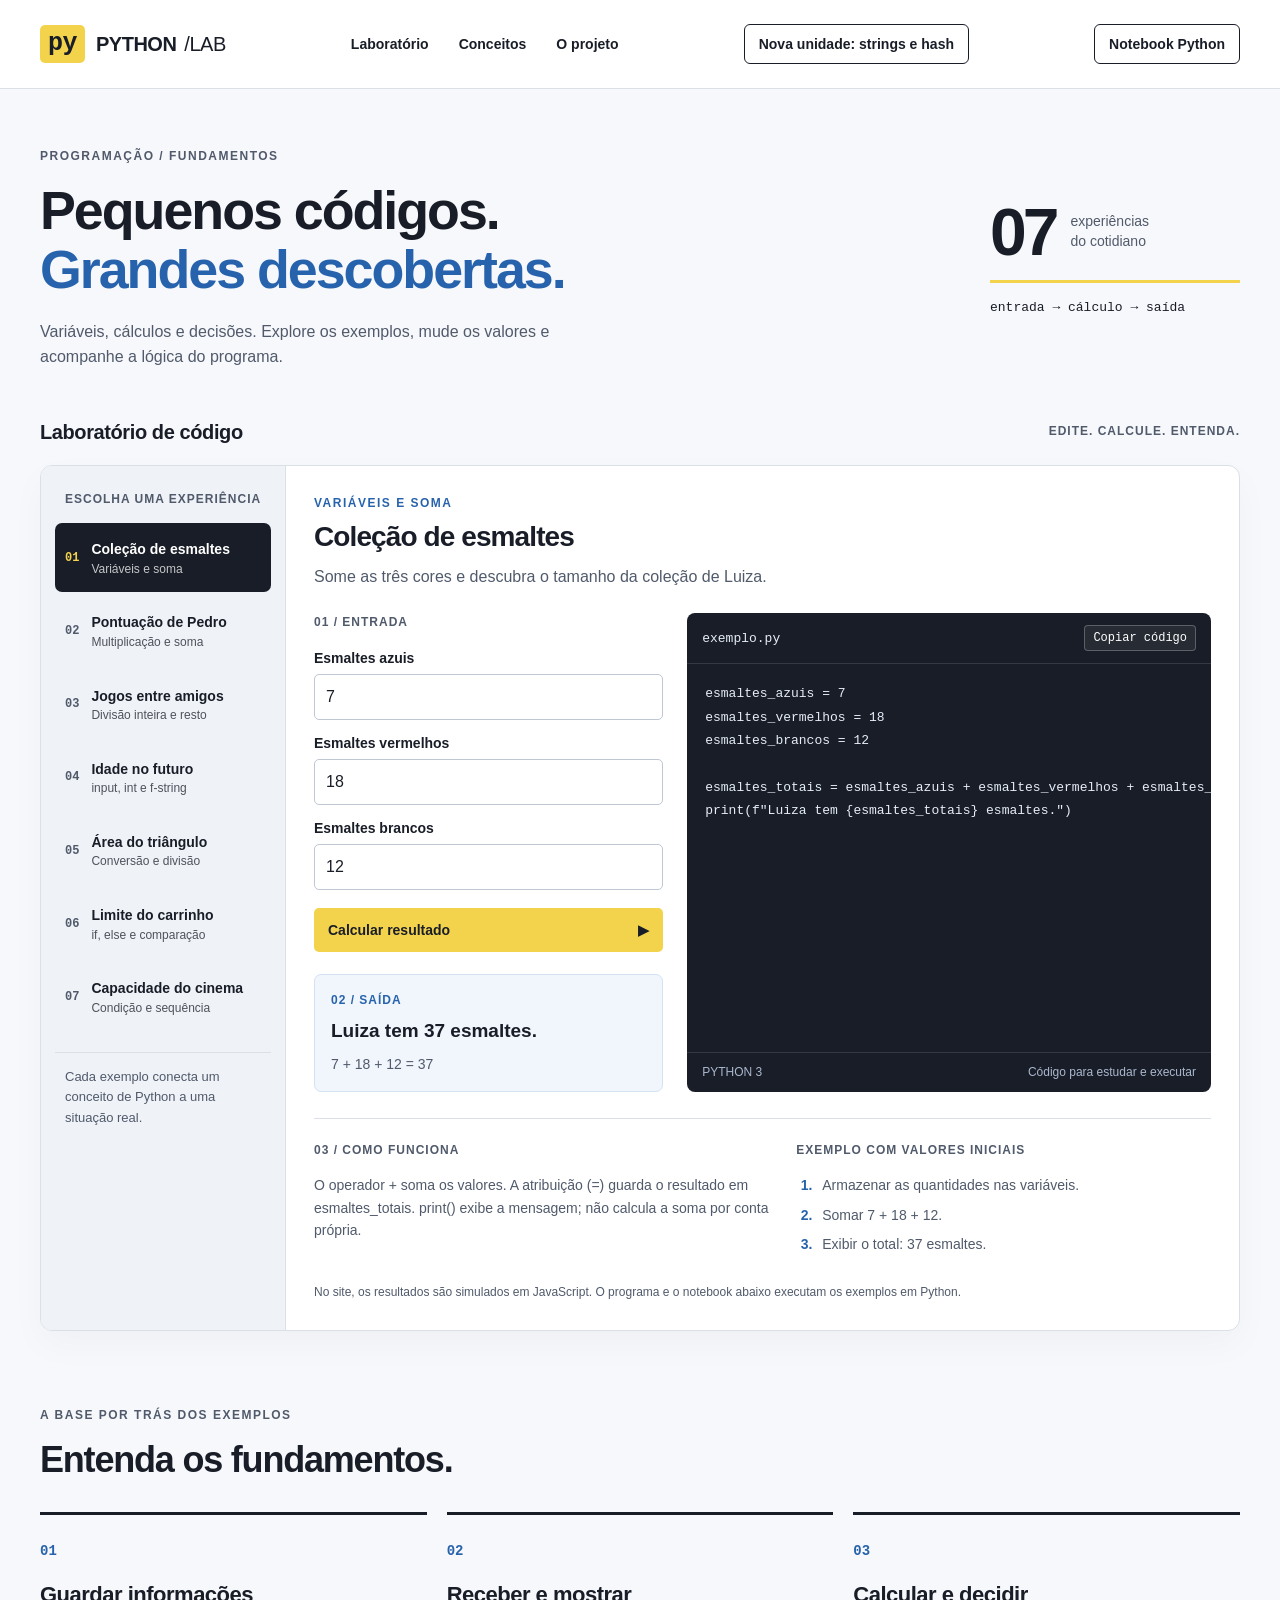
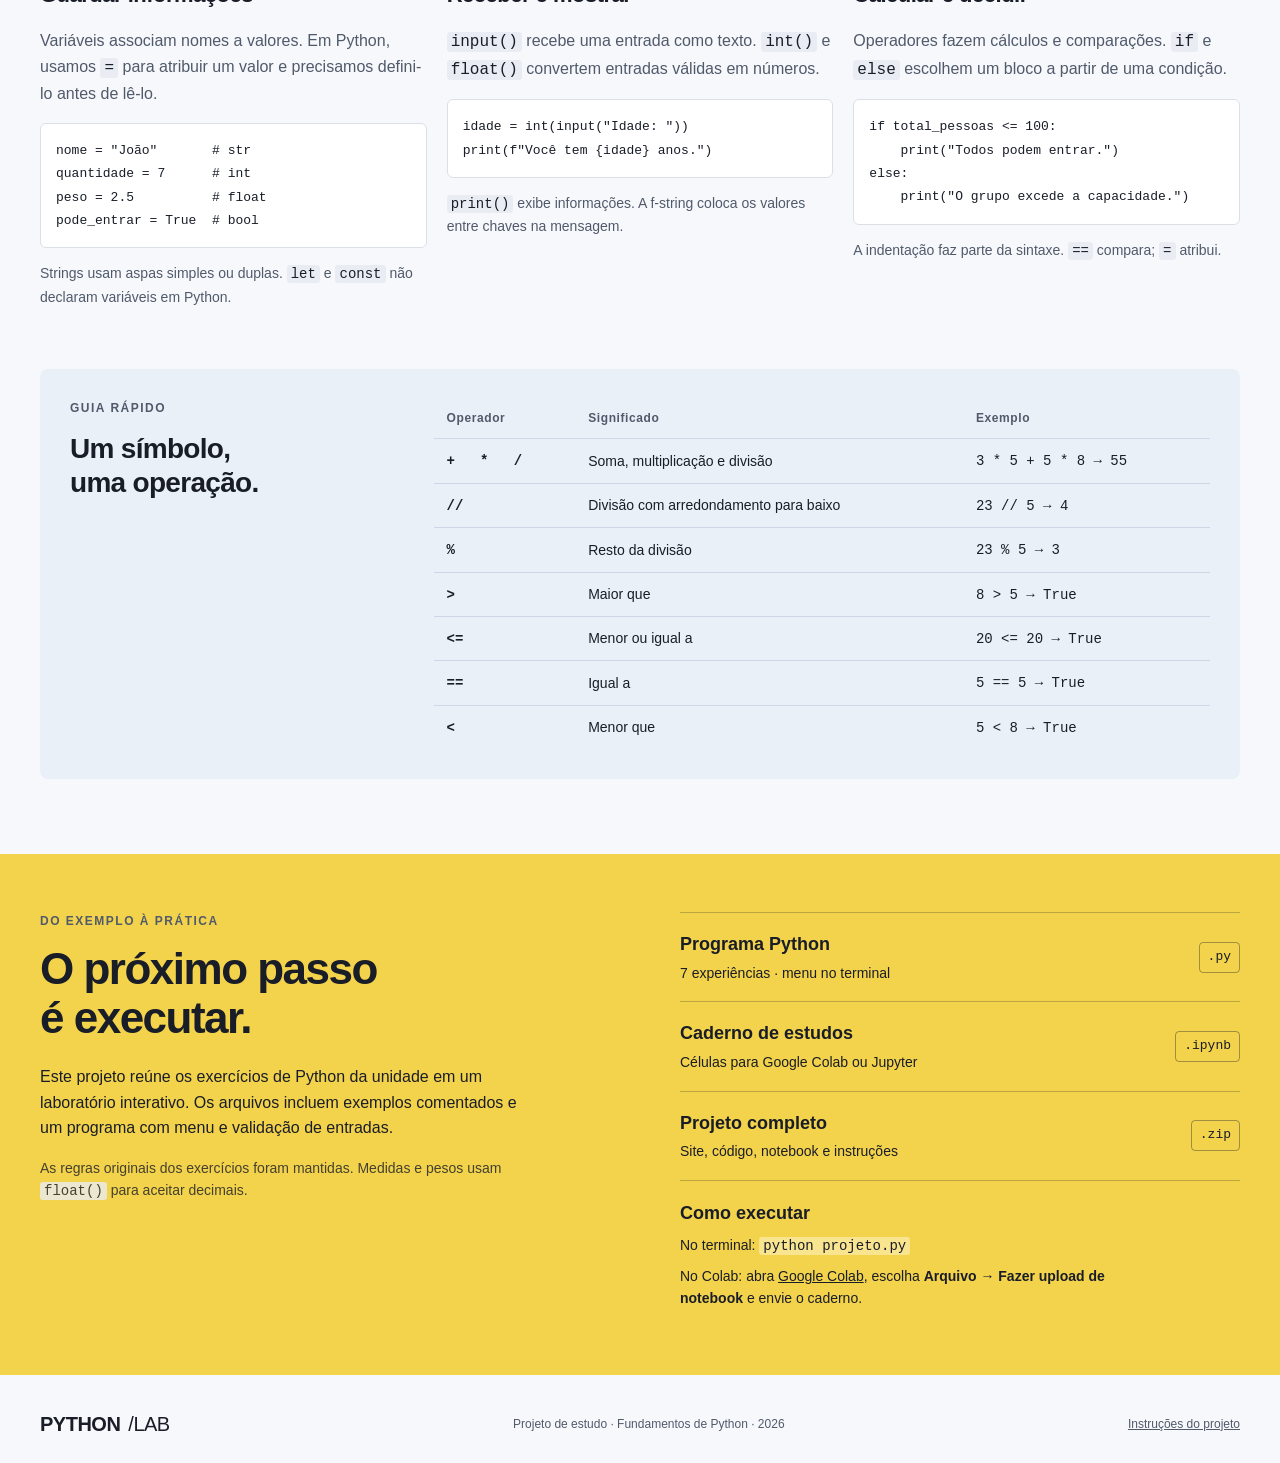
<file: index.html>
<!doctype html>
<html lang="pt-BR">
<head>
<meta charset="utf-8"><meta name="viewport" content="width=device-width, initial-scale=1"><meta name="theme-color" content="#f4d34c">
<title>PYTHON LAB — Fundamentos na prática</title><meta name="description" content="Experimente variáveis, cálculos e condições com sete exemplos de Python. Inclui programa e notebook para executar.">
<link rel="icon" type="image/svg+xml" href="data:image/svg+xml,%3Csvg xmlns='http://www.w3.org/2000/svg' viewBox='0 0 32 32'%3E%3Crect width='32' height='32' rx='7' fill='%23f4d34c'/%3E%3Ctext x='5' y='23' font-family='monospace' font-size='21' font-weight='bold' fill='%23191d27'%3Epy%3C/text%3E%3C/svg%3E">
<link rel="stylesheet" href="style.css"><script src="script.js" defer></script>
</head>
<body>
<a class="skip" href="#laboratorio">Pular para o laboratório</a>
<header><a href="#inicio" class="brand"><span class="brand-mark">py</span>PYTHON<span class="brand-light">/LAB</span></a><nav aria-label="Principal"><a href="#laboratorio">Laboratório</a><a href="#conceitos">Conceitos</a><a href="#projeto">O projeto</a></nav><a class="download-header" href="seguranca/">Nova unidade: strings e hash</a><a class="download-header" href="python_lab.ipynb" download>Notebook Python</a></header>
<main id="inicio">
<section class="intro wrap"><div><p class="eyebrow">PROGRAMAÇÃO / FUNDAMENTOS</p><h1>Pequenos códigos.<br><em>Grandes descobertas.</em></h1><p class="intro-text">Variáveis, cálculos e decisões. Explore os exemplos, mude os valores e acompanhe a lógica do programa.</p></div><div class="intro-note"><span class="note-number">07</span><span>experiências<br>do cotidiano</span><span class="note-line"></span><code>entrada → cálculo → saída</code></div></section>
<section id="laboratorio" class="lab wrap" aria-labelledby="labTitle"><div class="lab-heading"><h2 id="labTitle">Laboratório de código</h2><span>EDITE. CALCULE. ENTENDA.</span></div><div class="lab-grid"><aside class="experiment-list"><p class="eyebrow">ESCOLHA UMA EXPERIÊNCIA</p><div id="moduleList" aria-label="Experiências"></div><p class="list-note">Cada exemplo conecta um conceito de Python a uma situação real.</p></aside><div class="experiment"><div class="experiment-heading"><p class="eyebrow" id="category">CARREGANDO EXEMPLOS</p><h3 id="experimentTitle">Coleção de esmaltes</h3><p id="description">Preparando o laboratório…</p></div><div class="work-grid"><div class="inputs-panel"><p class="small-label">01 / ENTRADA</p><form id="calcForm"><div id="fields"></div><button class="button run" type="submit">Calcular resultado <span aria-hidden="true">▶</span></button></form><p id="error" role="alert" hidden></p><div class="output" aria-live="polite" aria-atomic="true"><p class="small-label">02 / SAÍDA</p><strong id="result">—</strong><p id="detail"></p></div></div><div class="code-panel"><div class="code-head"><span>exemplo.py</span><button type="button" id="copyCode" aria-label="Copiar código Python">Copiar código</button></div><pre tabindex="0" aria-label="Código equivalente em Python"><code id="code"></code></pre><div class="code-foot">PYTHON 3 <span>Código para estudar e executar</span></div></div></div><div class="explanation"><div><p class="small-label">03 / COMO FUNCIONA</p><p id="explanation"></p></div><div><p class="small-label">EXEMPLO COM VALORES INICIAIS</p><ol id="steps"></ol></div></div><p class="simulation-note">No site, os resultados são simulados em JavaScript. O programa e o notebook abaixo executam os exemplos em Python.</p></div></div><noscript><p>Ative JavaScript para experimentar os cálculos. Você também pode baixar o programa Python e o notebook.</p></noscript></section>
<section id="conceitos" class="concepts wrap"><div class="section-title"><p class="eyebrow">A BASE POR TRÁS DOS EXEMPLOS</p><h2>Entenda os fundamentos.</h2></div><div class="concept-grid"><article><span class="concept-index">01</span><h3>Guardar informações</h3><p>Variáveis associam nomes a valores. Em Python, usamos <code>=</code> para atribuir um valor e precisamos defini-lo antes de lê-lo.</p><pre><code>nome = "João"       # str
quantidade = 7      # int
peso = 2.5          # float
pode_entrar = True  # bool</code></pre><p class="concept-note">Strings usam aspas simples ou duplas. <code>let</code> e <code>const</code> não declaram variáveis em Python.</p></article><article><span class="concept-index">02</span><h3>Receber e mostrar</h3><p><code>input()</code> recebe uma entrada como texto. <code>int()</code> e <code>float()</code> convertem entradas válidas em números.</p><pre><code>idade = int(input("Idade: "))
print(f"Você tem {idade} anos.")</code></pre><p class="concept-note"><code>print()</code> exibe informações. A f-string coloca os valores entre chaves na mensagem.</p></article><article><span class="concept-index">03</span><h3>Calcular e decidir</h3><p>Operadores fazem cálculos e comparações. <code>if</code> e <code>else</code> escolhem um bloco a partir de uma condição.</p><pre><code>if total_pessoas &lt;= 100:
    print("Todos podem entrar.")
else:
    print("O grupo excede a capacidade.")</code></pre><p class="concept-note">A indentação faz parte da sintaxe. <code>==</code> compara; <code>=</code> atribui.</p></article></div><div class="operators"><div><p class="eyebrow">GUIA RÁPIDO</p><h3>Um símbolo,<br>uma operação.</h3></div><div class="table-scroll"><table><caption class="sr-only">Operadores aritméticos e de comparação em Python</caption><thead><tr><th scope="col">Operador</th><th scope="col">Significado</th><th scope="col">Exemplo</th></tr></thead><tbody><tr><th scope="row"><code>+ &nbsp; * &nbsp; /</code></th><td>Soma, multiplicação e divisão</td><td><code>3 * 5 + 5 * 8 → 55</code></td></tr><tr><th scope="row"><code>//</code></th><td>Divisão com arredondamento para baixo</td><td><code>23 // 5 → 4</code></td></tr><tr><th scope="row"><code>%</code></th><td>Resto da divisão</td><td><code>23 % 5 → 3</code></td></tr><tr><th scope="row"><code>&gt;</code></th><td>Maior que</td><td><code>8 &gt; 5 → True</code></td></tr><tr><th scope="row"><code>&lt;=</code></th><td>Menor ou igual a</td><td><code>20 &lt;= 20 → True</code></td></tr><tr><th scope="row"><code>==</code></th><td>Igual a</td><td><code>5 == 5 → True</code></td></tr><tr><th scope="row"><code>&lt;</code></th><td>Menor que</td><td><code>5 &lt; 8 → True</code></td></tr></tbody></table></div></div></section>
<section id="projeto" class="project-section"><div class="project wrap"><div><p class="eyebrow">DO EXEMPLO À PRÁTICA</p><h2>O próximo passo<br>é executar.</h2><p>Este projeto reúne os exercícios de Python da unidade em um laboratório interativo. Os arquivos incluem exemplos comentados e um programa com menu e validação de entradas.</p><p class="project-note">As regras originais dos exercícios foram mantidas. Medidas e pesos usam <code>float()</code> para aceitar decimais.</p></div><div class="download-list"><a href="projeto.py" download><span><b>Programa Python</b><small>7 experiências · menu no terminal</small></span><code>.py</code></a><a href="python_lab.ipynb" download><span><b>Caderno de estudos</b><small>Células para Google Colab ou Jupyter</small></span><code>.ipynb</code></a><a href="python-lab-projeto.zip" download><span><b>Projeto completo</b><small>Site, código, notebook e instruções</small></span><code>.zip</code></a><div class="execute-note"><b>Como executar</b><p>No terminal: <code>python projeto.py</code></p><p>No Colab: abra <a href="https://colab.research.google.com/" target="_blank" rel="noopener">Google Colab</a>, escolha <strong>Arquivo → Fazer upload de notebook</strong> e envie o caderno.</p></div></div></div></section>
</main><footer class="wrap"><a class="brand" href="#inicio">PYTHON<span class="brand-light">/LAB</span></a><p>Projeto de estudo · Fundamentos de Python · 2026</p><a href="README.md" download>Instruções do projeto</a></footer>
</body></html>
</file>
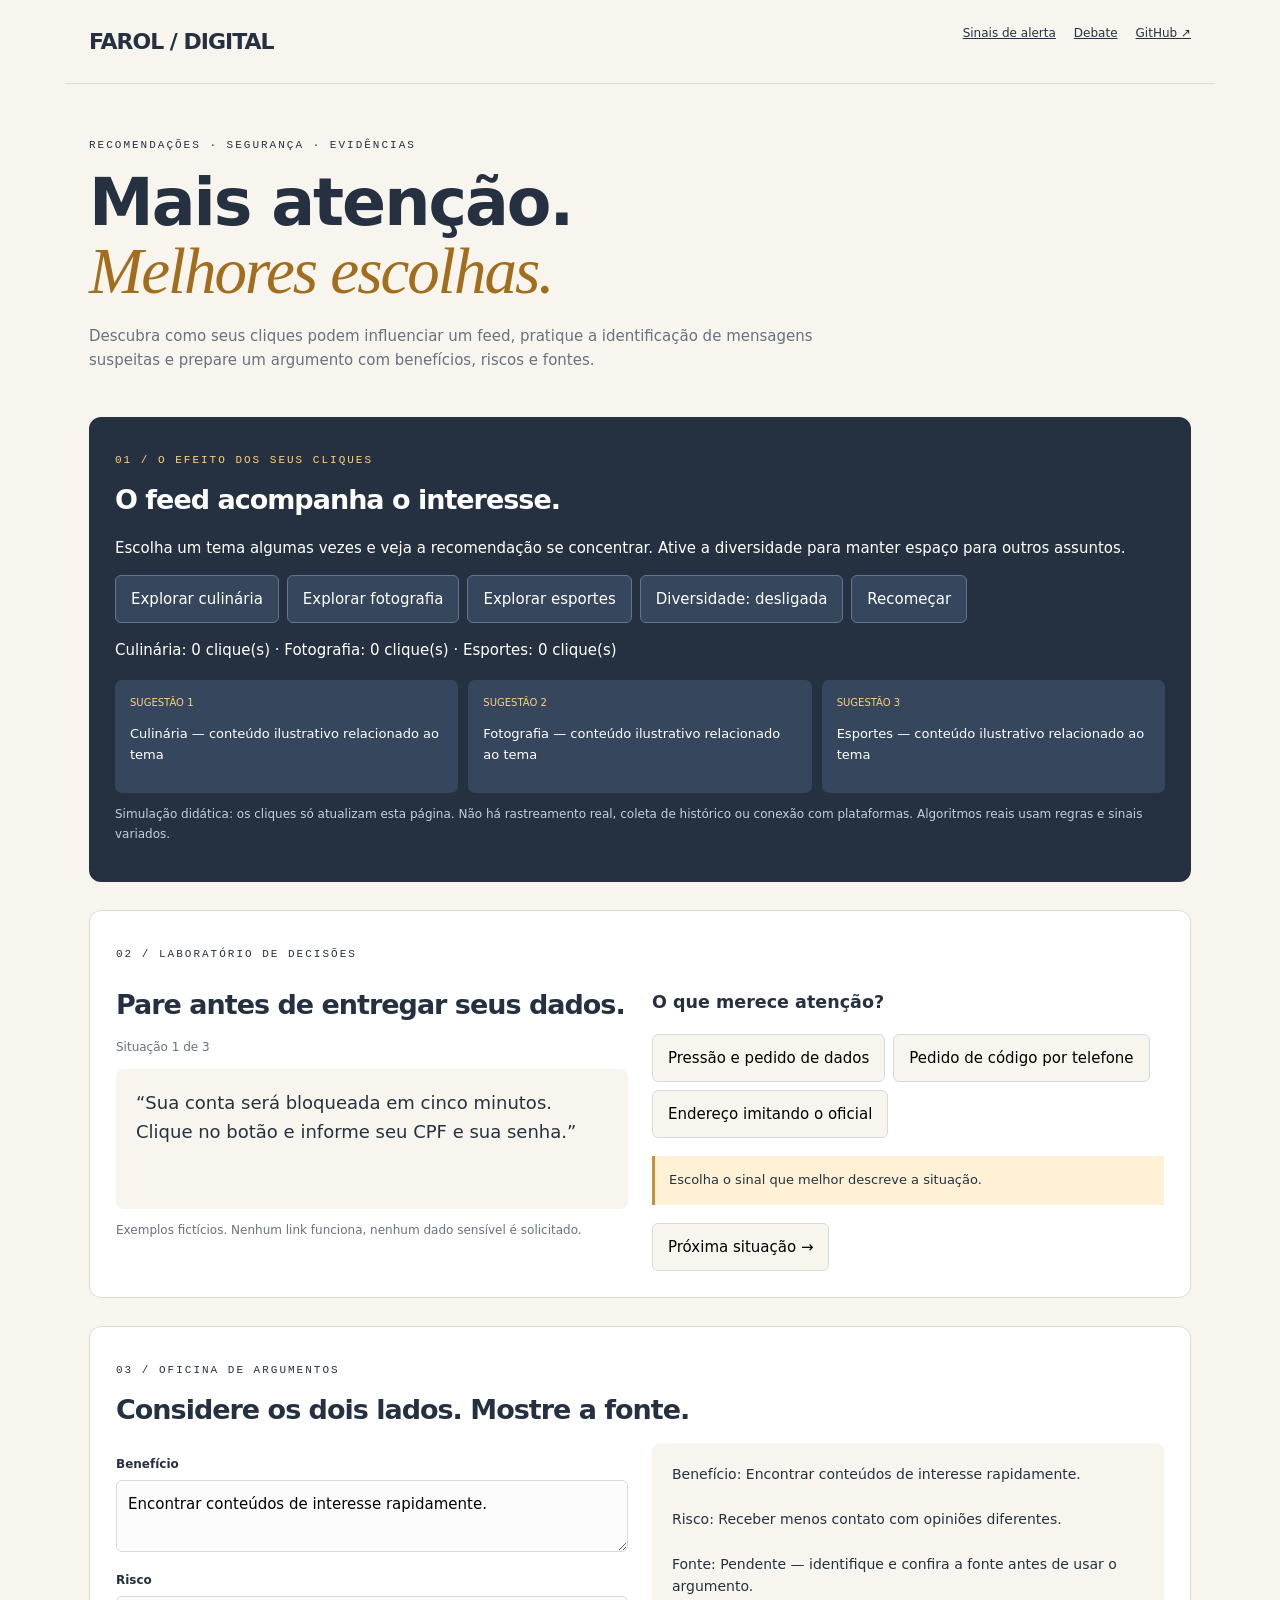
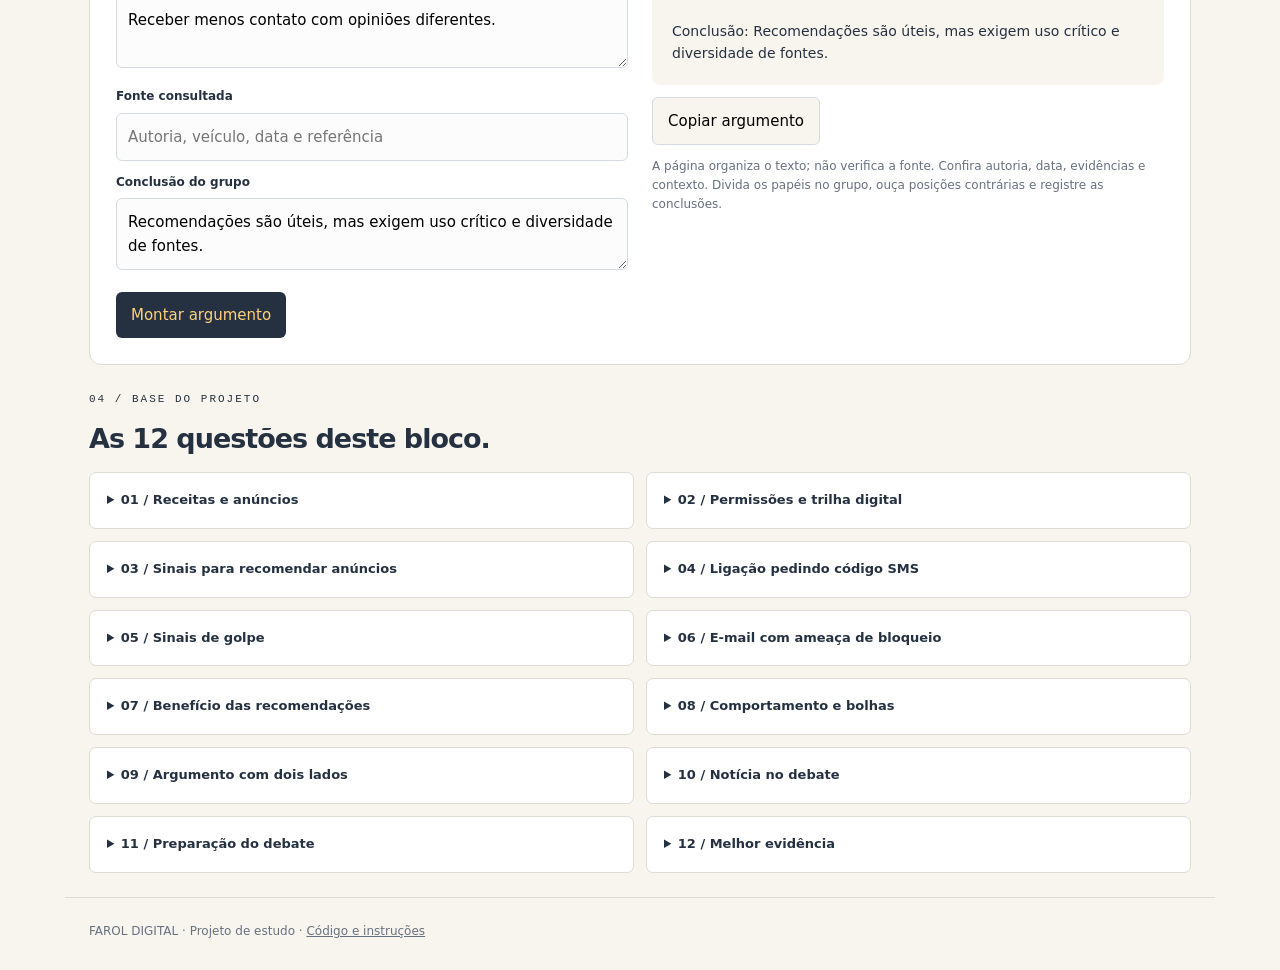
<file: farol-digital/index.html>
<!doctype html><html lang="pt-BR"><head><meta charset="utf-8"><meta name="viewport" content="width=device-width,initial-scale=1"><title>FAROL DIGITAL — Escolhas mais conscientes</title><meta name="description" content="Laboratório educativo sobre recomendações, golpes e argumentos com evidências."><link rel="icon" href="data:image/svg+xml,%3Csvg xmlns='http://www.w3.org/2000/svg' viewBox='0 0 32 32'%3E%3Crect width='32' height='32' rx='7' fill='%23253141'/%3E%3Cpath d='M12 26L14 12H18L20 26M12 12H20M16 4V8M5 10L11 11M27 10L21 11' stroke='%23ffd17a' stroke-width='3' fill='none'/%3E%3C/svg%3E"><style>*{box-sizing:border-box}body{margin:0;background:#f8f5ee;color:#253141;font:15px/1.6 system-ui,sans-serif}header,main,footer{max-width:1150px;margin:auto;padding:24px}header{display:flex;justify-content:space-between;border-bottom:1px solid #dedbd3;gap:20px}.brand{font-weight:900;font-size:22px;text-decoration:none;letter-spacing:-1px}a{color:inherit}nav{display:flex;gap:18px;font-size:12px}h1{font-size:clamp(36px,6vw,65px);line-height:1.05;letter-spacing:-2px;margin:18px 0}h1 em{color:#a26e1e;font-family:Georgia,serif;font-weight:400}.eyebrow{font:11px monospace;letter-spacing:2px}.intro{padding:20px 0 30px}.intro p:last-child{color:#677180;max-width:740px}.section{margin-bottom:28px;padding:26px;border:1px solid #dedbd3;border-radius:12px;background:white}h2{font-size:27px;letter-spacing:-1px;margin:12px 0}.two{display:grid;grid-template-columns:1fr 1fr;gap:24px}button,input,textarea{font:inherit}button{cursor:pointer;border:1px solid #d5dae1;background:#f8f5ee;padding:11px 15px;border-radius:6px}button:focus-visible,a:focus-visible,input:focus-visible,textarea:focus-visible,summary:focus-visible{outline:3px solid #a26e1e;outline-offset:3px}.buttons{display:flex;gap:8px;flex-wrap:wrap}.primary{background:#253141;color:#ffd17a;border:0}.dark{background:#253141;color:white;border:0}.dark .eyebrow{color:#ffd17a}.dark button{background:#35465d;color:white;border:1px solid #64758c}.dark .hint{color:#c5cedb}.feed{display:grid;grid-template-columns:repeat(3,1fr);gap:10px;margin-top:18px}.feed article{background:#35465d;border-radius:7px;padding:15px;font-size:13px}.feed small{display:block;color:#ffd17a;font-size:10px;text-transform:uppercase}.hint{font-size:12px;color:#677180}.feedback{padding:14px;background:#fff1d6;border-left:3px solid #c1913b;margin-top:18px;font-size:13px}.case{font-size:18px;line-height:1.6;background:#f8f5ee;padding:20px;border-radius:8px;min-height:140px}label{display:block;font-size:12px;font-weight:700;margin:12px 0 6px}input,textarea{width:100%;border:1px solid #d5dae1;border-radius:6px;padding:11px;background:#fcfcfd}textarea{resize:vertical}.argument{white-space:pre-wrap;font-size:14px;background:#f8f5ee;padding:20px;border-radius:8px}.questions{display:grid;grid-template-columns:1fr 1fr;gap:12px}details{padding:17px;border:1px solid #dedbd3;border-radius:7px;background:white}summary{cursor:pointer;font-weight:700;font-size:13px}details p{font-size:13px}.answer{font-weight:700;color:#8c5c11}footer{font-size:12px;color:#677180;border-top:1px solid #dedbd3}.skip{position:absolute;top:-100px}.skip:focus{top:0;background:white;padding:12px}@media(max-width:700px){header,main,footer{padding:18px}nav{gap:10px;font-size:10px}.two,.questions{grid-template-columns:1fr}.feed{grid-template-columns:1fr}.section{padding:20px}.brand{font-size:18px}}</style></head><body><a class="skip" href="#recomendacoes">Pular para laboratório</a><header><a href="#" class="brand">FAROL / DIGITAL</a><nav><a href="#golpes">Sinais de alerta</a><a href="#debate">Debate</a><a href="https://github.com/MangaAzeda404/PYTHON-LAB/tree/main/farol-digital">GitHub ↗</a></nav></header><main><section class="intro"><p class="eyebrow">RECOMENDAÇÕES · SEGURANÇA · EVIDÊNCIAS</p><h1>Mais atenção.<br><em>Melhores escolhas.</em></h1><p>Descubra como seus cliques podem influenciar um feed, pratique a identificação de mensagens suspeitas e prepare um argumento com benefícios, riscos e fontes.</p></section><section id="recomendacoes" class="section dark"><p class="eyebrow">01 / O EFEITO DOS SEUS CLIQUES</p><h2>O feed acompanha o interesse.</h2><p>Escolha um tema algumas vezes e veja a recomendação se concentrar. Ative a diversidade para manter espaço para outros assuntos.</p><div class="buttons"><button data-topic="Culinária">Explorar culinária</button><button data-topic="Fotografia">Explorar fotografia</button><button data-topic="Esportes">Explorar esportes</button><button id="diversity" aria-pressed="false">Diversidade: desligada</button><button id="reset">Recomeçar</button></div><p id="signals" aria-live="polite"></p><div id="feed" class="feed"></div><p class="hint">Simulação didática: os cliques só atualizam esta página. Não há rastreamento real, coleta de histórico ou conexão com plataformas. Algoritmos reais usam regras e sinais variados.</p></section><section id="golpes" class="section"><p class="eyebrow">02 / LABORATÓRIO DE DECISÕES</p><div class="two"><div><h2>Pare antes de entregar seus dados.</h2><p id="caseCount" class="hint"></p><div class="case" id="case"></div><p class="hint">Exemplos fictícios. Nenhum link funciona, nenhum dado sensível é solicitado.</p></div><div><h3>O que merece atenção?</h3><div class="buttons"><button class="decision" data-answer="urgencia">Pressão e pedido de dados</button><button class="decision" data-answer="codigo">Pedido de código por telefone</button><button class="decision" data-answer="dominio">Endereço imitando o oficial</button></div><div class="feedback" id="feedback" aria-live="polite">Escolha o sinal que melhor descreve a situação.</div><button id="nextCase" style="margin-top:18px">Próxima situação →</button></div></div></section><section id="debate" class="section"><p class="eyebrow">03 / OFICINA DE ARGUMENTOS</p><h2>Considere os dois lados. Mostre a fonte.</h2><div class="two"><form id="form"><label for="benefit">Benefício</label><textarea id="benefit" rows="2">Encontrar conteúdos de interesse rapidamente.</textarea><label for="risk">Risco</label><textarea id="risk" rows="2">Receber menos contato com opiniões diferentes.</textarea><label for="source">Fonte consultada</label><input id="source" placeholder="Autoria, veículo, data e referência"><label for="conclusion">Conclusão do grupo</label><textarea id="conclusion" rows="2">Recomendações são úteis, mas exigem uso crítico e diversidade de fontes.</textarea><button class="primary" type="submit" style="margin-top:15px">Montar argumento</button></form><div><div id="argument" class="argument" aria-live="polite"></div><button id="copy" style="margin-top:12px">Copiar argumento</button><p class="hint">A página organiza o texto; não verifica a fonte. Confira autoria, data, evidências e contexto. Divida os papéis no grupo, ouça posições contrárias e registre as conclusões.</p></div></div></section><section><p class="eyebrow">04 / BASE DO PROJETO</p><h2>As 12 questões deste bloco.</h2><div class="questions" id="questions"></div></section></main><footer>FAROL DIGITAL · Projeto de estudo · <a href="https://github.com/MangaAzeda404/PYTHON-LAB/tree/main/farol-digital">Código e instruções</a></footer><script>
const el=id=>document.getElementById(id),topics=['Culinária','Fotografia','Esportes'];let clicks={Culinária:0,Fotografia:0,Esportes:0},diversity=false;
function recommend(counts,mixed){const order=topics.map((t,i)=>({t,i,n:counts[t]})).sort((a,b)=>b.n-a.n||a.i-b.i);return mixed||order[0].n===0?topics:order[0].n===order[1].n?[order[0].t,order[1].t,order[2].t]:[order[0].t,order[0].t,order[0].t];}
function renderFeed(){el('signals').textContent=topics.map(t=>t+': '+clicks[t]+' clique(s)').join(' · ');el('feed').replaceChildren();recommend(clicks,diversity).forEach((t,i)=>{const a=document.createElement('article'),s=document.createElement('small'),p=document.createElement('p');s.textContent='Sugestão '+(i+1);p.textContent=t+' — conteúdo ilustrativo relacionado ao tema';a.append(s,p);el('feed').append(a);});el('diversity').setAttribute('aria-pressed',String(diversity));el('diversity').textContent='Diversidade: '+(diversity?'ligada':'desligada');}
document.querySelectorAll('[data-topic]').forEach(b=>b.addEventListener('click',()=>{clicks[b.dataset.topic]++;renderFeed();}));el('diversity').onclick=()=>{diversity=!diversity;renderFeed();};el('reset').onclick=()=>{clicks={Culinária:0,Fotografia:0,Esportes:0};diversity=false;renderFeed();};renderFeed();
const cases=[{text:'“Sua conta será bloqueada em cinco minutos. Clique no botão e informe seu CPF e sua senha.”',answer:'urgencia',why:'A urgência tenta impedir a checagem. Abra o aplicativo ou site oficial por um caminho conhecido, sem usar o botão da mensagem.'},{text:'Uma ligação afirma ser da operadora e pede o código de SMS para resolver um problema técnico.',answer:'codigo',why:'É uma tentativa de engenharia social. Não entregue o código ao interlocutor; confirme a situação por um canal oficial independente.'},{text:'Uma mensagem leva a “loja-exemplo-segura.invalid”, embora o endereço conhecido seja “loja-exemplo.invalid”.',answer:'dominio',why:'O endereço imita o conhecido, mas é outro domínio. Nomes parecidos não provam legitimidade. Os domínios .invalid aqui são fictícios e não funcionam.'}];let caseIndex=0;function showCase(){el('case').textContent=cases[caseIndex].text;el('caseCount').textContent='Situação '+(caseIndex+1)+' de '+cases.length;el('feedback').textContent='Escolha o sinal que melhor descreve a situação.';}document.querySelectorAll('.decision').forEach(b=>b.addEventListener('click',()=>{el('feedback').textContent=(b.dataset.answer===cases[caseIndex].answer?'Boa identificação. ':'Este não é o sinal principal. ')+cases[caseIndex].why;}));el('nextCase').onclick=()=>{caseIndex=(caseIndex+1)%cases.length;showCase();};showCase();
function buildArgument(benefit,risk,source,conclusion){return 'Benefício: '+benefit.trim()+'\n\nRisco: '+risk.trim()+'\n\nFonte: '+(source.trim()||'Pendente — identifique e confira a fonte antes de usar o argumento.')+'\n\nConclusão: '+conclusion.trim();}
function argument(){el('argument').textContent=buildArgument(el('benefit').value,el('risk').value,el('source').value,el('conclusion').value);el('copy').textContent='Copiar argumento';}el('form').onsubmit=e=>{e.preventDefault();argument();};el('copy').onclick=async()=>{try{await navigator.clipboard.writeText(el('argument').textContent);el('copy').textContent='Copiado!';}catch{el('copy').textContent='Selecione o texto e copie';}};argument();
const questions=[["Receitas e anúncios","B","Pesquisas, vídeos e sites acessados deixam uma trilha digital que pode influenciar recomendações."],["Permissões e trilha digital","A — V–F–V–V","Aplicativos podem pedir permissões. A trilha inclui mais que mensagens. Histórico e hábitos podem influenciar anúncios."],["Sinais para recomendar anúncios","B","Padrões de navegação e interesses indicam relevância mais diretamente que horário de instalação ou quantidade de aplicativos."],["Ligação pedindo código SMS","B","Engenharia social: alguém imita uma organização para convencer a vítima a entregar informação sensível."],["Sinais de golpe","B — V–V–F–V","Urgência e endereços imitados são alertas. Não entregue senhas ou códigos a quem os solicita por mensagem. Avaliações ajudam, mas podem ser falsas."],["E-mail com ameaça de bloqueio","C","Acesse o canal oficial por endereço conhecido ou aplicativo, sem usar o botão da mensagem."],["Benefício das recomendações","A","Podem ajudar a encontrar conteúdos relacionados aos interesses; não garantem veracidade nem proteção contra vazamentos."],["Comportamento e bolhas","A — V–V–F–V","Comportamento e pegada digital influenciam recomendações. Elas não são iguais para todos; consumo repetido pode diminuir a diversidade."],["Argumento com dois lados","C","Reconhece o benefício de encontrar conteúdo rapidamente e o risco de limitar o contato com outras opiniões."],["Notícia no debate","A","Confira fonte, autoria, data e evidências. Título chamativo ou concordância com sua opinião não provam veracidade."],["Preparação do debate","D — V–V–F–V","Divida papéis, ouça opiniões contrárias, cite fontes e registre conclusões."],["Melhor evidência","C","Reportagem com autoria e fontes identificadas permite verificação. Reputação e popularidade não dispensam checagem."]];questions.forEach(([title,answer,why],i)=>{const d=document.createElement('details'),s=document.createElement('summary'),a=document.createElement('p'),p=document.createElement('p');s.textContent=String(i+1).padStart(2,'0')+' / '+title;a.textContent='Resposta: '+answer;a.className='answer';p.textContent=why;d.append(s,a,p);el('questions').append(d);});
</script></body></html>
</file>
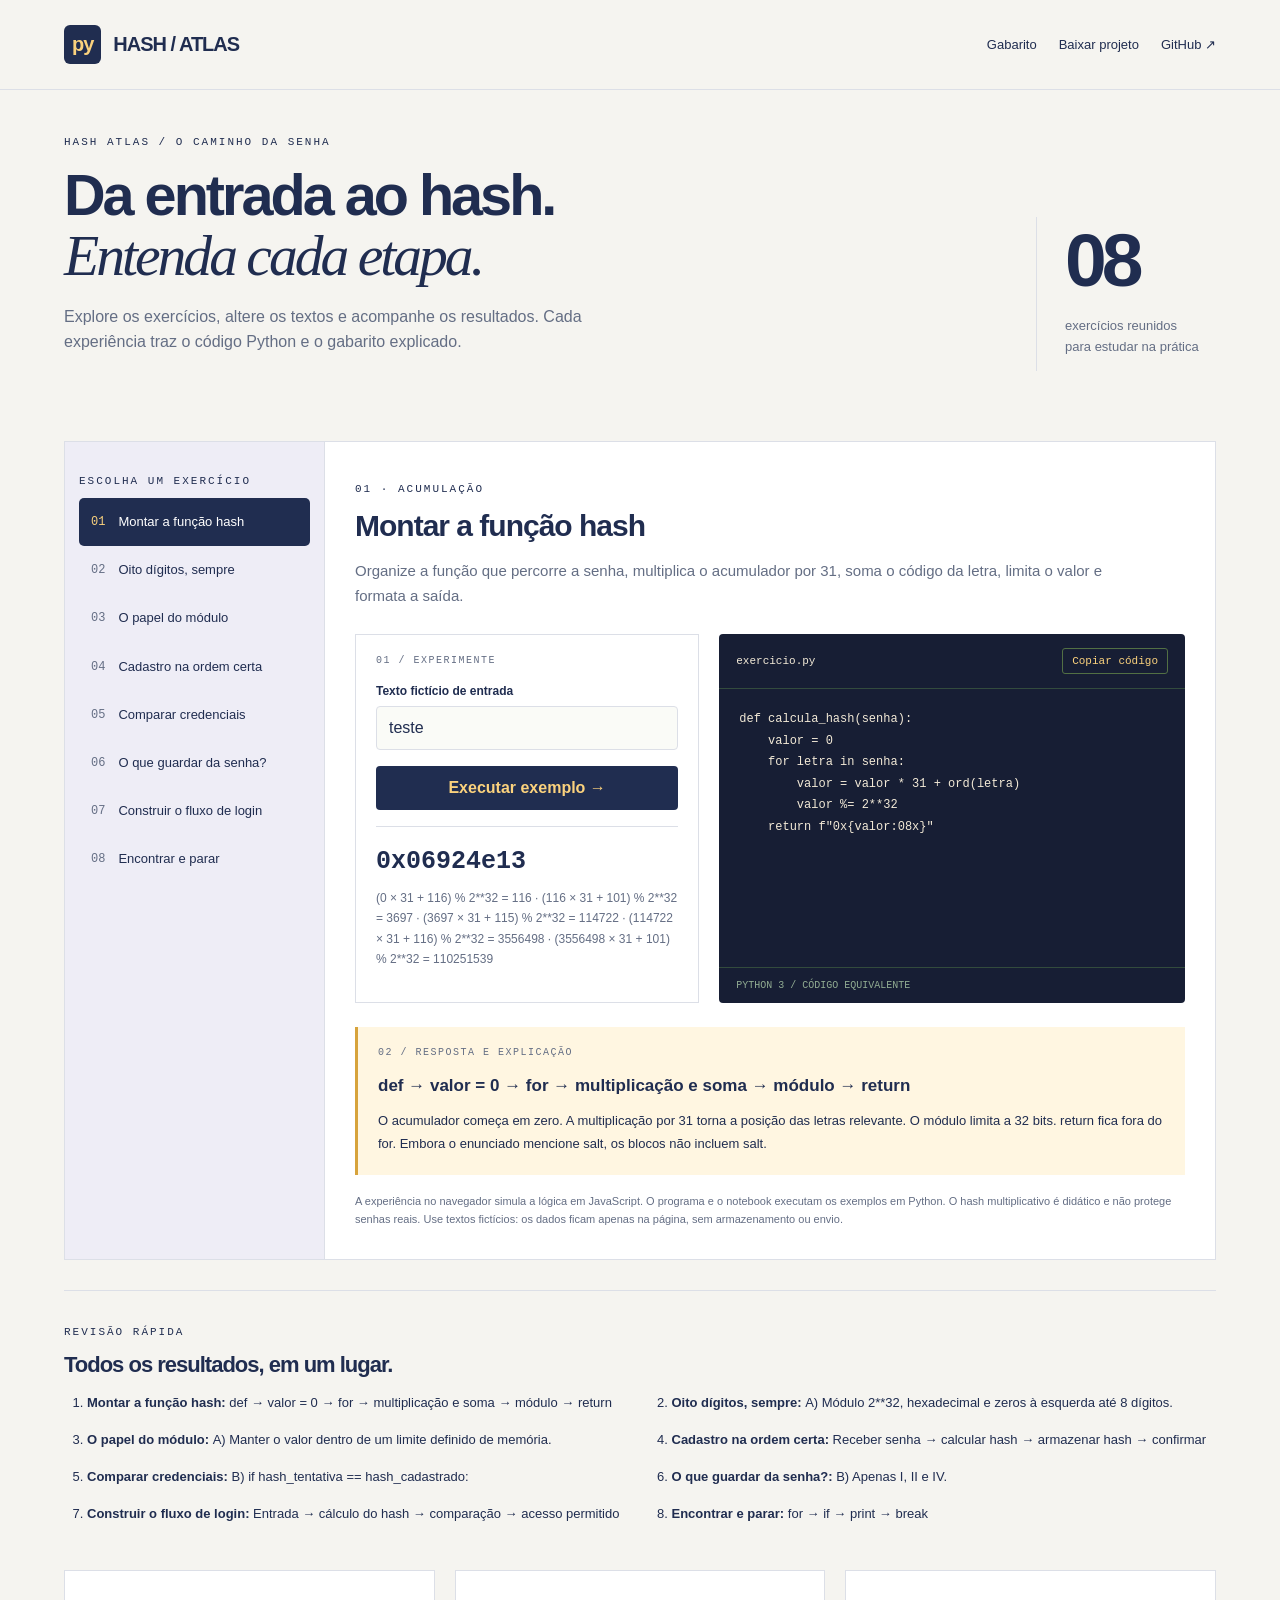
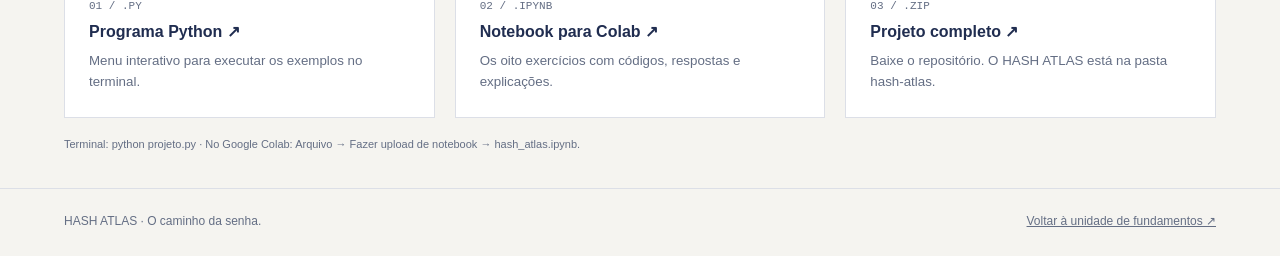
<file: hash-atlas/index.html>
<!doctype html>
<html lang="pt-BR"><head><meta charset="utf-8"><meta name="viewport" content="width=device-width, initial-scale=1"><meta name="theme-color" content="#163c32"><title>HASH ATLAS — O caminho da senha</title><meta name="description" content="Oito exercícios explicados com experiências interativas, código Python e notebook Colab."><link rel="icon" href="data:image/svg+xml,%3Csvg xmlns='http://www.w3.org/2000/svg' viewBox='0 0 32 32'%3E%3Crect width='32' height='32' rx='6' fill='%23163c32'/%3E%3Ctext x='4' y='23' fill='%23c9f275' font-size='21' font-family='monospace'%3Epy%3C/text%3E%3C/svg%3E"><style>
:root{--ink:#202d50;--muted:#646e84;--paper:#f5f4f0;--lime:#fbd27d;--line:#dcdfe7}*{box-sizing:border-box}body{margin:0;background:var(--paper);color:var(--ink);font-family:Arial,Helvetica,sans-serif}a{color:inherit}button,input{font:inherit}button,a,input{touch-action:manipulation}button:focus-visible,a:focus-visible,input:focus-visible,pre:focus-visible{outline:3px solid #65912e;outline-offset:4px}.skip{position:absolute;left:12px;top:-60px;background:white;padding:12px;z-index:5}.skip:focus{top:10px}header{max-width:1440px;margin:auto;padding:25px 5%;display:flex;align-items:center;justify-content:space-between;border-bottom:1px solid var(--line);gap:20px}.brand{font-weight:800;font-size:20px;text-decoration:none;letter-spacing:-1px}.brand span{display:inline-block;background:var(--ink);color:var(--lime);padding:8px;margin-right:12px;border-radius:6px}header nav{display:flex;gap:22px;font-size:13px}header nav a{text-decoration:none}.wrap{max-width:1440px;margin:auto;padding:35px 5%}.intro{display:flex;justify-content:space-between;align-items:end;gap:30px}.eyebrow{font:11px monospace;letter-spacing:2px;text-transform:uppercase}h1{font-size:clamp(32px,4.5vw,66px);line-height:1.04;letter-spacing:-3px;margin:18px 0}h1 span{font-family:Georgia,serif;font-style:italic;font-weight:normal}.intro p:last-child{color:var(--muted);max-width:560px;line-height:1.6}.edition{border-left:1px solid var(--line);padding-left:28px;min-width:180px}.edition strong{font-size:75px;letter-spacing:-5px}.edition p{font-size:13px}.workspace{display:grid;grid-template-columns:260px minmax(0,1fr);border:1px solid var(--line);background:#fff}.sidebar{padding:22px 14px;background:#eeedf6;border-right:1px solid var(--line)}.lesson-btn{display:flex;align-items:center;gap:13px;background:none;border:0;border-radius:5px;padding:15px 12px;width:100%;text-align:left;color:var(--ink);cursor:pointer;font-size:13px;line-height:1.4}.lesson-btn span{font:12px monospace;color:var(--muted)}.lesson-btn[aria-pressed=true]{background:var(--ink);color:white}.lesson-btn[aria-pressed=true] span{color:var(--lime)}.lesson-btn:hover{box-shadow:inset 0 0 0 1px #9bafa2}.panel{padding:30px;min-width:0}h2{font-size:30px;letter-spacing:-1px;margin:14px 0}.lead{color:var(--muted);font-size:15px;line-height:1.7;max-width:780px}.work-grid{display:grid;grid-template-columns:minmax(220px,.85fr) minmax(0,1.15fr);gap:20px;margin-top:25px}.inputs{border:1px solid var(--line);padding:20px}.label{font:10px monospace;letter-spacing:1.5px;margin:0 0 18px;color:var(--muted)}label{display:block;font-size:12px;font-weight:bold;margin:12px 0 8px}input{width:100%;padding:12px;border:1px solid var(--line);border-radius:4px;color:var(--ink);background:#fafbf7}input:focus{border-color:var(--ink)}.run{width:100%;margin:16px 0;background:var(--ink);color:var(--lime);padding:13px;border:0;border-radius:4px;cursor:pointer;font-weight:bold}.result{border-top:1px solid var(--line);padding-top:20px;overflow-wrap:anywhere}.result strong{display:block;font:700 25px monospace}.result p{font-size:12px;line-height:1.7;color:var(--muted)}.code{background:#171e34;border-radius:4px;color:#f3ead7;min-width:0;display:flex;flex-direction:column}.code-head{border-bottom:1px solid #334b3d;padding:14px 17px;display:flex;justify-content:space-between;align-items:center;font:11px monospace}.code-head button{font-size:11px;color:var(--lime);background:none;border:1px solid #527044;padding:6px 9px;border-radius:3px;cursor:pointer}pre{margin:0;padding:20px;font:12px/1.8 monospace;overflow:auto;tab-size:4;flex:1}.code-foot{padding:12px 17px;font:10px monospace;color:#91ac92;border-top:1px solid #334b3d}.answer{background:#fff6e1;padding:20px;margin-top:24px;border-left:3px solid #d7a33c}.answer h3{font-size:17px;margin:8px 0 12px}.answer p:last-child{font-size:13px;line-height:1.8;margin-bottom:0}.note{font-size:11px;color:var(--muted);line-height:1.6;margin:18px 0 0}.downloads{display:grid;grid-template-columns:1fr 1fr 1fr;gap:20px;padding-top:32px}.download{border:1px solid var(--line);padding:24px;text-decoration:none;background:white;display:block}.download:hover{border-color:var(--ink)}.download b{display:block;margin:9px 0}.download small{color:var(--muted);line-height:1.6}.download code{font-size:11px;color:var(--muted)}.summary{margin-top:30px;border-top:1px solid var(--line);padding-top:24px}.summary h2{font-size:22px}.summary ol{display:grid;grid-template-columns:1fr 1fr;gap:15px 40px;padding-left:23px;font-size:13px;line-height:1.7}footer{padding:25px 5%;max-width:1440px;margin:auto;border-top:1px solid var(--line);font-size:12px;color:var(--muted);display:flex;justify-content:space-between;gap:20px}[hidden]{display:none!important}@media(max-width:1050px){.workspace{grid-template-columns:220px minmax(0,1fr)}.work-grid{grid-template-columns:1fr}.code{min-height:270px}}@media(max-width:650px){header{padding:20px 5%}header nav a:first-child{display:none}.intro{padding-top:24px}.edition{display:none}h1{letter-spacing:-1.5px}.wrap{padding-bottom:24px}.workspace{grid-template-columns:1fr}.sidebar{border-right:0;border-bottom:1px solid var(--line);padding:14px}.sidebar>p{margin:0 0 10px}#list{display:flex;overflow-x:auto;gap:8px;padding-bottom:6px}.lesson-btn{width:180px;flex-shrink:0;padding:10px}.panel{padding:22px 18px}h2{font-size:26px}.downloads{grid-template-columns:1fr;gap:12px}.summary ol{grid-template-columns:1fr}footer{flex-direction:column}.brand{font-size:16px}header nav{gap:10px;font-size:11px}}@media(prefers-reduced-motion:no-preference){button,a{transition:background .15s,border-color .15s}}
</style></head><body><a class="skip" href="#laboratorio">Pular para o laboratório</a><header><a class="brand" href="../"><span>py</span>HASH / ATLAS</a><nav aria-label="Principal"><a href="#gabarito">Gabarito</a><a href="#arquivos">Baixar projeto</a><a href="https://github.com/MangaAzeda404/PYTHON-LAB/tree/main/hash-atlas">GitHub ↗</a></nav></header>
<main><section class="intro wrap"><div><p class="eyebrow">HASH ATLAS / O CAMINHO DA SENHA</p><h1>Da entrada ao hash.<br><span>Entenda cada etapa.</span></h1><p>Explore os exercícios, altere os textos e acompanhe os resultados. Cada experiência traz o código Python e o gabarito explicado.</p></div><div class="edition"><strong>08</strong><p>exercícios reunidos<br>para estudar na prática</p></div></section>
<section class="wrap" id="laboratorio" aria-label="Laboratório interativo"><div class="workspace"><aside class="sidebar"><p class="eyebrow">ESCOLHA UM EXERCÍCIO</p><div id="list"></div></aside><article class="panel"><p class="eyebrow" id="tag"></p><h2 id="title"></h2><p class="lead" id="text"></p><div class="work-grid"><div class="inputs"><p class="label">01 / EXPERIMENTE</p><form id="form"><div id="fields"></div><button class="run" id="run" type="submit">Executar exemplo →</button></form><div class="result" aria-live="polite" aria-atomic="true"><strong id="result"></strong><p id="trace"></p></div></div><div class="code"><div class="code-head"><span>exercicio.py</span><button id="copy" type="button">Copiar código</button></div><pre tabindex="0" aria-label="Código Python"><code id="code"></code></pre><div class="code-foot">PYTHON 3 / CÓDIGO EQUIVALENTE</div></div></div><div class="answer"><p class="label">02 / RESPOSTA E EXPLICAÇÃO</p><h3 id="answer"></h3><p id="why"></p></div><p class="note">A experiência no navegador simula a lógica em JavaScript. O programa e o notebook executam os exemplos em Python. O hash multiplicativo é didático e não protege senhas reais. Use textos fictícios: os dados ficam apenas na página, sem armazenamento ou envio.</p></article></div><noscript>Ative JavaScript para usar as experiências. Os arquivos Python e o notebook estão disponíveis abaixo.</noscript>
<div class="summary" id="gabarito"><p class="eyebrow">REVISÃO RÁPIDA</p><h2>Todos os resultados, em um lugar.</h2><ol id="answers"></ol></div>
<div class="downloads" id="arquivos"><a class="download" href="projeto.py" download><code>01 / .PY</code><b>Programa Python ↗</b><small>Menu interativo para executar os exemplos no terminal.</small></a><a class="download" href="hash_atlas.ipynb" download><code>02 / .IPYNB</code><b>Notebook para Colab ↗</b><small>Os oito exercícios com códigos, respostas e explicações.</small></a><a class="download" href="https://github.com/MangaAzeda404/PYTHON-LAB/archive/refs/heads/main.zip"><code>03 / .ZIP</code><b>Projeto completo ↗</b><small>Baixe o repositório. O HASH ATLAS está na pasta hash-atlas.</small></a></div><p class="note">Terminal: python projeto.py · No Google Colab: Arquivo → Fazer upload de notebook → hash_atlas.ipynb.</p></section></main><footer><span>HASH ATLAS · O caminho da senha.</span><a href="../">Voltar à unidade de fundamentos ↗</a></footer><script>
const lessons=[{"title": "Montar a função hash", "tag": "01 · ACUMULAÇÃO", "text": "Organize a função que percorre a senha, multiplica o acumulador por 31, soma o código da letra, limita o valor e formata a saída.", "answer": "def → valor = 0 → for → multiplicação e soma → módulo → return", "why": "O acumulador começa em zero. A multiplicação por 31 torna a posição das letras relevante. O módulo limita a 32 bits. return fica fora do for. Embora o enunciado mencione salt, os blocos não incluem salt.", "code": "def calcula_hash(senha):\n    valor = 0\n    for letra in senha:\n        valor = valor * 31 + ord(letra)\n        valor %= 2**32\n    return f\"0x{valor:08x}\"", "mode": "hash", "value": "teste"}, {"title": "Oito dígitos, sempre", "tag": "02 · HEXADECIMAL", "text": "Como padronizar o comprimento da representação final dos resultados?", "answer": "A) Módulo 2**32, hexadecimal e zeros à esquerda até 8 dígitos.", "why": "O módulo limita o número a até oito dígitos hexadecimais; 08x preenche os menores com zeros. B: multiplicar por 8 e usar binário não fixa o tamanho. C: converter diretamente em texto não limita nem preenche. D: módulo 100 perde informação e, sozinho, não preenche zeros.", "code": "h = 303\nh = h % (2**32)\nresultado = f\"{h:08x}\"\nprint(resultado)  # 0000012f", "mode": "hex", "value": "303"}, {"title": "O papel do módulo", "tag": "03 · LIMITE DE 32 BITS", "text": "Qual é a função do operador % em valor %= 2**32?", "answer": "A) Manter o valor dentro de um limite definido de memória.", "why": "Mais precisamente, o resultado fica entre 0 e 4.294.967.295, intervalo de um inteiro sem sinal de 32 bits. Isso não muda o tipo nem fixa a memória de um int em Python. B: não converte para hexadecimal. C: não soma ord(). D: não verifica letras maiúsculas.", "code": "valor = 4294967297\nvalor %= 2**32\nprint(valor)  # 1", "mode": "limit", "value": "4294967297"}, {"title": "Cadastro na ordem certa", "tag": "04 · ENTRADA E ARMAZENAMENTO", "text": "Receba a senha, calcule seu hash e só depois guarde o resultado e confirme o cadastro.", "answer": "Receber senha → calcular hash → armazenar hash → confirmar", "why": "O hash depende da entrada, e o armazenamento depende do hash calculado. No exercício, banco_de_dados é uma variável em memória, não uma gravação em um banco real. Use apenas textos fictícios no laboratório.", "code": "senha_original = input(\"Crie sua senha: \")\nhash_para_salvar = calcular_hash(senha_original)\nbanco_de_dados = hash_para_salvar\nprint(\"Usuário cadastrado com segurança!\")\n\n# calcular_hash precisa estar definida antes.\n# banco_de_dados representa o armazenamento.", "mode": "register", "value": "exemplo123"}, {"title": "Comparar credenciais", "tag": "05 · IGUALDADE", "text": "Compare hash_tentativa com hash_cadastrado para verificar a correspondência, sem exibir a senha original.", "answer": "B) if hash_tentativa == hash_cadastrado:", "why": "A: input() solicita entradas e a sintaxe apresentada está incorreta. B: == compara os valores existentes. C: != verifica diferença, não a correspondência. D: = atribui e é inválido nessa condição. A demonstração usa um hash didático; igualdade de hashes não garante entradas idênticas em todos os casos.", "code": "if hash_tentativa == hash_cadastrado:\n    print(\"Acesso permitido!\")\nelse:\n    print(\"Senha incorreta!\")", "mode": "login", "value": "exemplo123", "value2": "exemplo123"}, {"title": "O que guardar da senha?", "tag": "06 · ANÁLISE DAS AFIRMATIVAS", "text": "Avalie as afirmações sobre texto claro, hash, recuperação e privacidade dos usuários.", "answer": "B) Apenas I, II e IV.", "why": "I: verdadeira, texto claro é legível em um vazamento. II: verdadeira, guarda-se o resultado da transformação. III: falsa, mesmo um banco considerado seguro não justifica guardar texto claro; senhas esquecidas devem ser redefinidas. IV: verdadeira no contexto, o hash impede a leitura direta da senha no banco, mas não elimina tentativas de adivinhação. A, C e D incluem III, que é falsa.", "code": "# I   — Verdadeira\n# II  — Verdadeira\n# III — Falsa\n# IV  — Verdadeira no contexto\n\n# Guardar hash em vez de texto claro.\n# Redefinir a senha esquecida.\n# Em sistemas reais, usar derivação específica\n# para senhas com salt e custo adequado.", "mode": "concept", "value": ""}, {"title": "Construir o fluxo de login", "tag": "07 · IF E INDENTAÇÃO", "text": "Eve já possui hash_banco. Organize a leitura da senha, seu processamento e a mensagem de acesso.", "answer": "Entrada → cálculo do hash → comparação → acesso permitido", "why": "O print fica dentro do if e só executa quando os hashes são iguais. Os blocos originais não contêm else; neste laboratório, informamos também quando o print não seria executado.", "code": "senha_entrada = input(\"Digite a senha: \")\nhash_teste = calcula_hash(senha_entrada)\nif hash_teste == hash_banco:\n    print(\"Acesso Permitido\")", "mode": "login", "value": "abc123", "value2": "abc123"}, {"title": "Encontrar e parar", "tag": "08 · PRODUCT E BREAK", "text": "Ordene os blocos para percorrer combinações e interromper o laço imediatamente ao encontrar o hash correspondente.", "answer": "for → if → print → break", "why": "print e break ficam dentro do if. A imagem mistura três dígitos numéricos com teste e um alfabeto de letras, além de calcula_hash/calculaHash. A ordem dos blocos é a mesma. O exemplo executável abaixo usa três dígitos, nomes consistentes e join(), porque product() gera tuplas. Encontrar o mesmo hash pode indicar uma colisão.", "code": "import itertools\n\nsenha_nova = \"123\"\nhash_novo = calcula_hash(senha_nova)\ndicionario_novo = \"0123456789\"\nfor caracteres in itertools.product(dicionario_novo, repeat=3):\n    tentativa = \"\".join(caracteres)\n    if calcula_hash(tentativa) == hash_novo:\n        print(tentativa)\n        break", "mode": "brute", "value": "123"}];
const alphabet="phqgiumeaylnofdxjkrcvstzwb";
const el=id=>document.getElementById(id);let current=0;
function polynomial(text){let v=0;for(const c of Array.from(text)){v=(v*31+c.codePointAt(0))%4294967296;}return v;}
function hex(v){return '0x'+v.toString(16).padStart(8,'0');}
function evaluate(l,a,b){if(Array.from(a).length>5000||Array.from(b).length>5000)throw Error('Use até 5.000 caracteres por texto.');
if(l.mode==='concept')return ['B — I, II e IV','A afirmativa III é falsa: senhas esquecidas devem ser redefinidas.'];
if(l.mode==='hex'||l.mode==='limit'){if(!/^[+-]?[0-9]+$/.test(a.trim()))throw Error('Informe um número inteiro.');const n=BigInt(a.trim()),m=4294967296n,v=((n%m)+m)%m;return [l.mode==='hex'?v.toString(16).padStart(8,'0'):String(v),l.mode==='hex'?'Exatamente 8 dígitos hexadecimais, com zeros à esquerda.':'Resto da divisão por 4.294.967.296. Intervalo: 0 a 4.294.967.295.'];}
if(l.mode==='login'){const x=hex(polynomial(a)),y=hex(polynomial(b));return [x===y?'Acesso permitido':'Hashes diferentes','Hash cadastrado: '+x+' · Hash da tentativa: '+y+(x===y?' · O print do if é executado.':' · O print do if não é executado.')];}
if(l.mode==='brute'){if(!/^[0-9]{3}$/.test(a))throw Error('Use exatamente três dígitos: 000 a 999.');const target=polynomial(a);for(let i=0;i<1000;i++){const guess=String(i).padStart(3,'0');if(polynomial(guess)===target)return [guess,(i+1)+' combinações testadas · hash '+hex(target)+' · break encerrou o laço.'];}return ['Não encontrado','Nenhuma combinação corresponde.'];}
const v=polynomial(a);if(l.mode==='register')return [hex(v),'1. Receber entrada → 2. Calcular hash → 3. Atribuir à variável de armazenamento → 4. Confirmar. Simulação local, sem cadastro real.'];
let acc=0;const steps=[];for(const c of Array.from(a).slice(0,16)){const previous=acc;acc=(acc*31+c.codePointAt(0))%4294967296;steps.push('('+previous+' × 31 + '+c.codePointAt(0)+') % 2**32 = '+acc);}return [hex(v),steps.join(' · ')+(Array.from(a).length>16?' · …':'')||'Texto vazio: acumulador permanece em zero.'];}
function run(){try{const r=evaluate(lessons[current],el("inputA")?.value||"",el("inputB")?.value||"");el("result").textContent=r[0]||"(vazio)";el("trace").textContent=r[1];}catch(e){el("result").textContent="Revise a entrada";el("trace").textContent=e.message;}}
function select(i){current=i;const l=lessons[i];["tag","title","text","answer","why","code"].forEach(k=>el(k).textContent=l[k]);el("copy").textContent="Copiar código";el("fields").replaceChildren();el("run").hidden=l.mode==="concept";
if(l.mode!=="concept"){[["inputA",l.mode==="login"?"Texto fictício cadastrado":l.mode==="hex"||l.mode==="limit"?"Número inteiro":"Texto fictício de entrada",l.value],...(l.mode==="login"?[["inputB","Tentativa de acesso",l.value2]]:[])].forEach(([id,label,value])=>{const lab=document.createElement("label");lab.htmlFor=id;lab.textContent=label;const input=document.createElement("input");input.id=id;input.type="text";input.value=value;input.maxLength=10000;input.autocomplete="off";input.spellcheck=false;el("fields").append(lab,input);});}
document.querySelectorAll(".lesson-btn").forEach((b,j)=>b.setAttribute("aria-pressed",String(i===j)));run();}
lessons.forEach((l,i)=>{const button=document.createElement("button");button.type="button";button.className="lesson-btn";button.setAttribute("aria-controls","title");const num=document.createElement("span");num.textContent=String(i+1).padStart(2,"0");button.append(num,document.createTextNode(l.title));button.addEventListener("click",()=>select(i));el("list").append(button);const li=document.createElement("li");const b=document.createElement("b");b.textContent=l.title+": ";li.append(b,document.createTextNode(l.answer));el("answers").append(li);});
el("form").addEventListener("submit",e=>{e.preventDefault();run();});el("copy").addEventListener("click",async()=>{try{await navigator.clipboard.writeText(lessons[current].code);el("copy").textContent="Copiado!";}catch{const range=document.createRange();range.selectNodeContents(el("code"));const s=window.getSelection();s.removeAllRanges();s.addRange(range);el("copy").textContent="Selecione e copie";}});select(0);
</script></body></html>
</file>
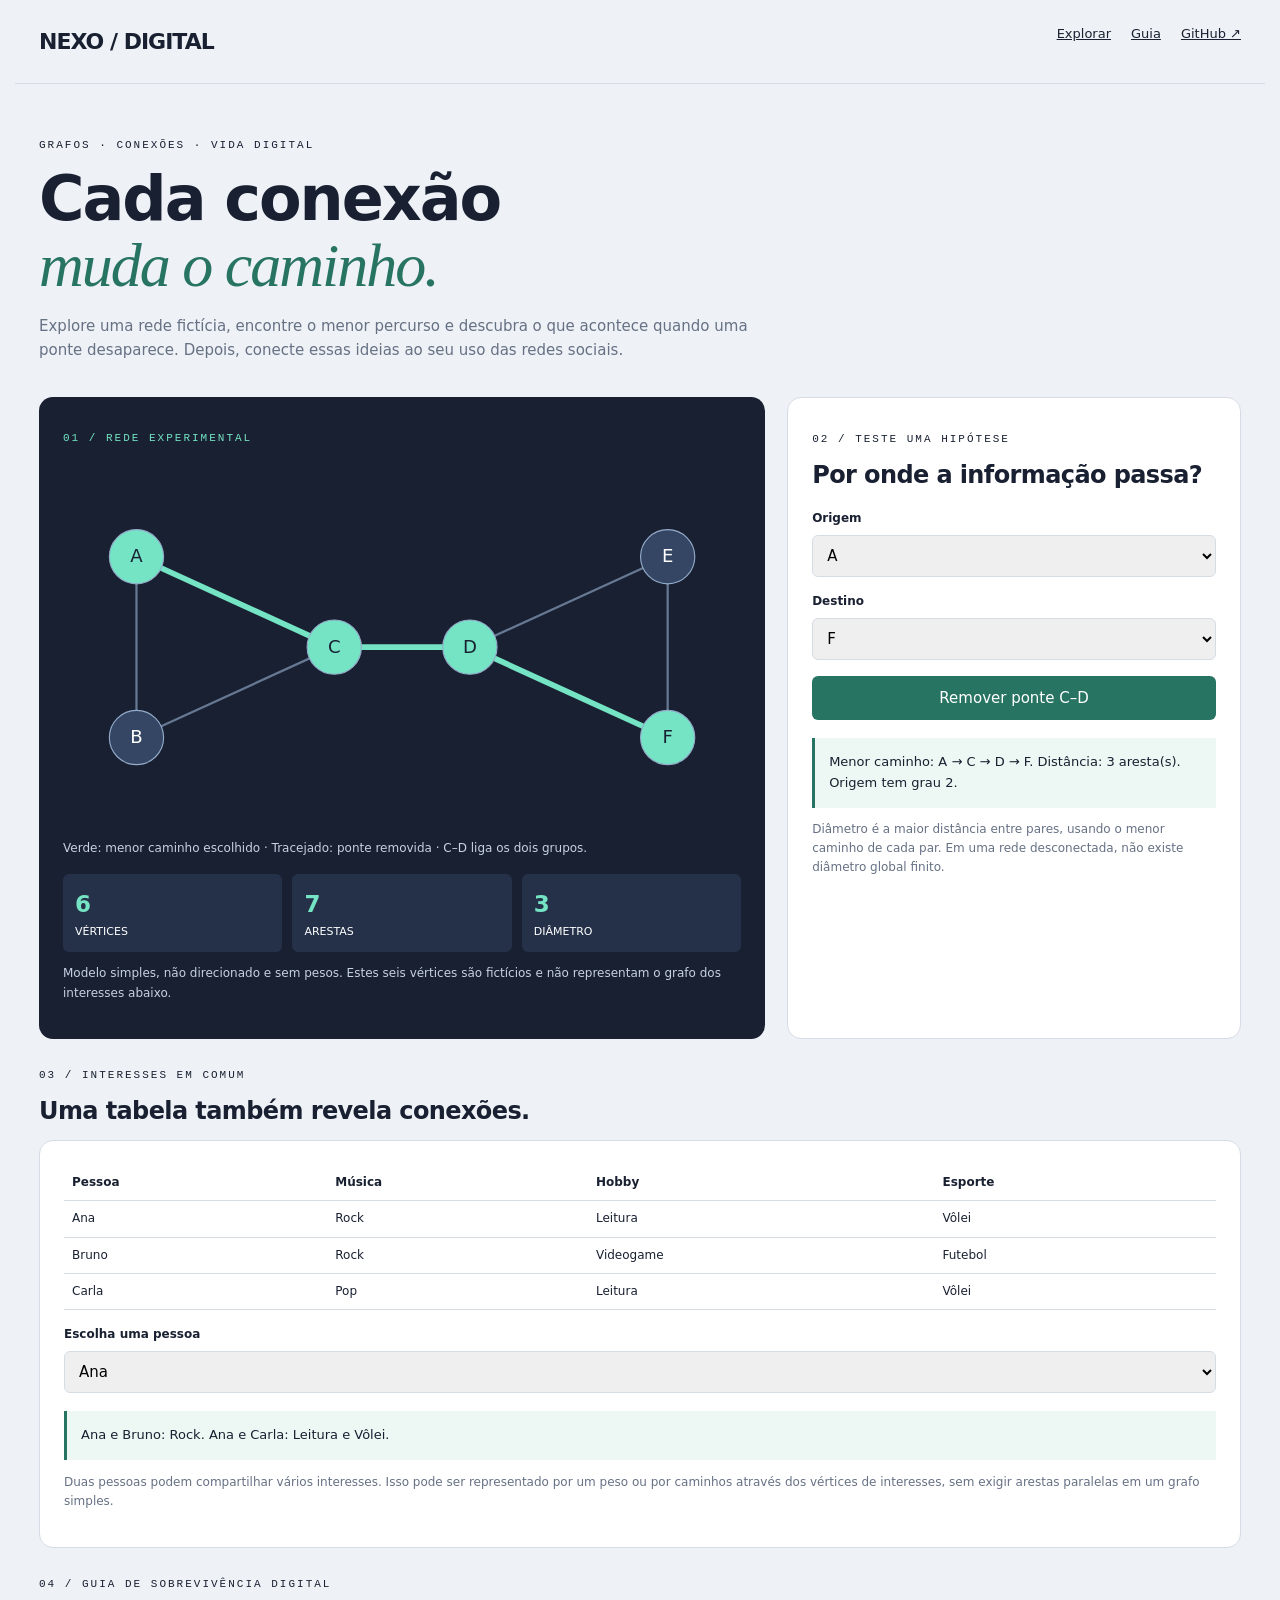
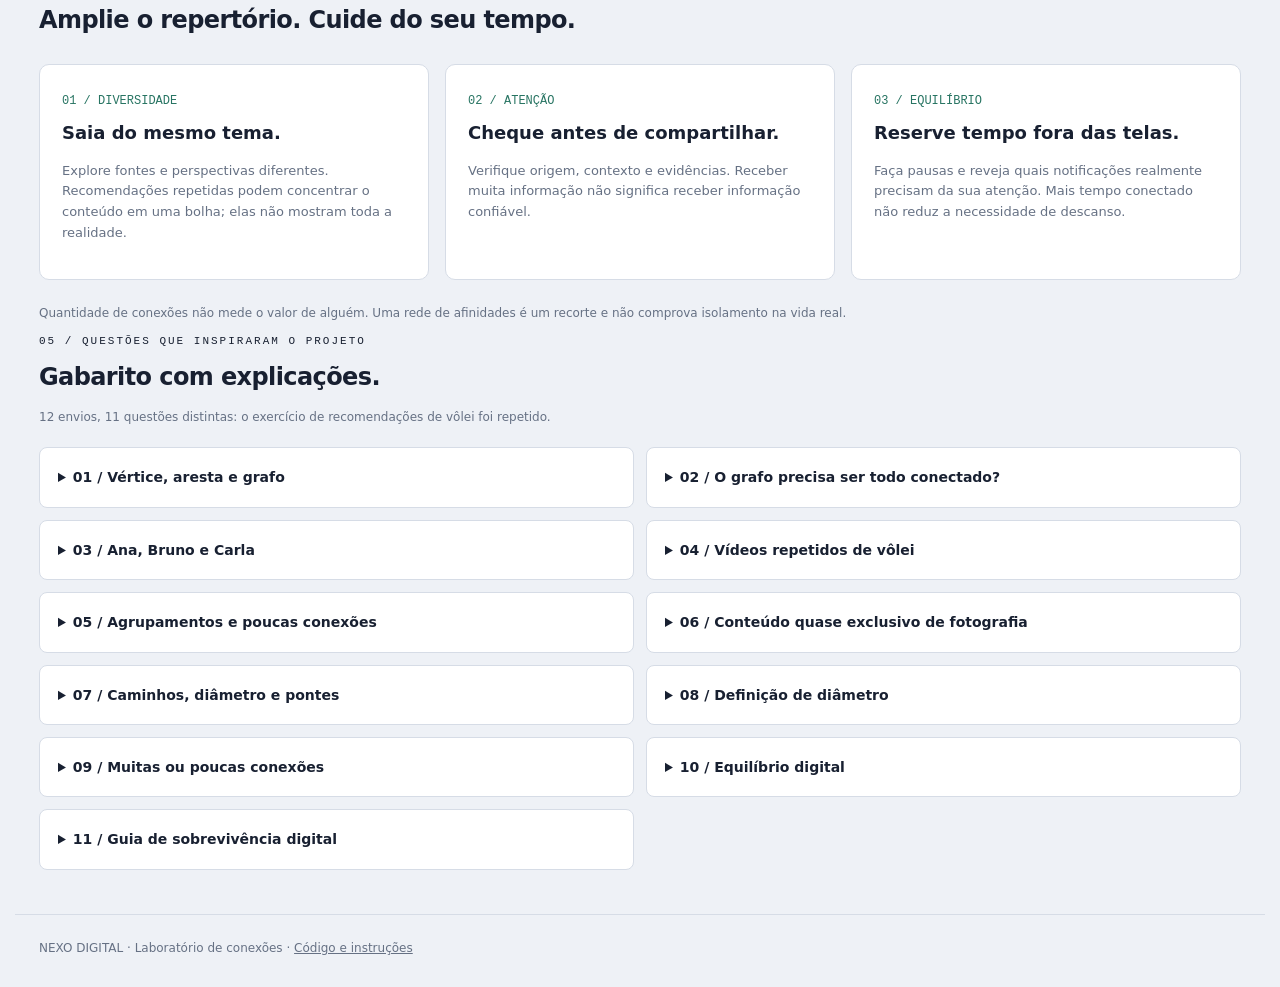
<file: nexo-digital/index.html>
<!doctype html><html lang="pt-BR"><head><meta charset="utf-8"><meta name="viewport" content="width=device-width,initial-scale=1"><title>NEXO DIGITAL — Conexões que contam histórias</title><meta name="description" content="Explore grafos, caminhos, pontes e bolhas digitais em um laboratório interativo."><link rel="icon" href="data:image/svg+xml,%3Csvg xmlns='http://www.w3.org/2000/svg' viewBox='0 0 32 32'%3E%3Crect width='32' height='32' rx='7' fill='%23182031'/%3E%3Cpath d='M8 9L24 12L15 25Z' fill='none' stroke='%2374e4c4' stroke-width='2'/%3E%3Cg fill='%2374e4c4'%3E%3Ccircle cx='8' cy='9' r='3'/%3E%3Ccircle cx='24' cy='12' r='3'/%3E%3Ccircle cx='15' cy='25' r='3'/%3E%3C/g%3E%3C/svg%3E"><style>*{box-sizing:border-box}body{margin:0;background:#eef1f6;color:#182031;font:15px/1.6 system-ui,sans-serif}header,main,footer{max-width:1250px;margin:auto;padding:24px}header{display:flex;justify-content:space-between;gap:20px;border-bottom:1px solid #d6dce6}.brand{font-weight:900;letter-spacing:-1px;font-size:22px;text-decoration:none}a{color:inherit}nav{display:flex;gap:20px;font-size:13px}h1{font-size:clamp(34px,5vw,62px);line-height:1.06;letter-spacing:-2px;margin:15px 0}h1 em{color:#277462;font-family:Georgia,serif;font-weight:400}.eyebrow{font:11px monospace;letter-spacing:2px}.intro{padding:20px 0}.intro p:last-child{max-width:720px;color:#667184}.workspace{display:grid;grid-template-columns:1.6fr 1fr;gap:22px}.map{background:#182031;border-radius:14px;padding:24px;color:white;min-width:0}.map .eyebrow{color:#74e4c4}.map svg{width:100%;display:block;min-height:300px}.panel{background:white;border:1px solid #d6dce6;border-radius:14px;padding:24px}h2{font-size:24px;letter-spacing:-.6px;margin:10px 0}label{display:block;font-size:12px;font-weight:700;margin:15px 0 7px}select,button{font:inherit}select{width:100%;padding:10px;border:1px solid #d6dce6;border-radius:6px}button{cursor:pointer;border:1px solid #d6dce6;background:white;padding:10px 14px;border-radius:6px}.primary{background:#277462;color:white;border:0;width:100%;margin-top:16px}button:focus-visible,a:focus-visible,select:focus-visible,summary:focus-visible{outline:3px solid #277462;outline-offset:3px}.metrics{display:grid;grid-template-columns:repeat(3,1fr);gap:10px;margin-top:16px}.metrics div{background:#253149;padding:12px;border-radius:6px;font-size:11px}.metrics b{display:block;font-size:23px;color:#74e4c4}.result{background:#edf7f3;border-left:3px solid #277462;padding:14px;margin-top:18px;font-size:13px}.hint{font-size:12px;color:#667184}.map .hint{color:#c6d1e2}.guide{display:grid;grid-template-columns:repeat(3,1fr);gap:16px;margin:24px 0}.guide article{padding:22px;background:white;border:1px solid #d6dce6;border-radius:10px}.guide h3{font-size:18px;margin:8px 0}.guide p{font-size:13px;color:#667184}.questions{display:grid;grid-template-columns:1fr 1fr;gap:12px;margin:20px 0}details{background:white;border:1px solid #d6dce6;border-radius:8px;padding:18px}summary{cursor:pointer;font-weight:700;font-size:14px}details p{font-size:13px}.answer{color:#277462;font-weight:700}footer{font-size:12px;color:#667184;border-top:1px solid #d6dce6}.people{width:100%;border-collapse:collapse;font-size:12px}.people td,.people th{padding:8px;text-align:left;border-bottom:1px solid #d6dce6}.legend{font-size:12px;color:#c6d1e2}.guide .idx{font:12px monospace;color:#277462}.skip{position:absolute;top:-100px}.skip:focus{top:0;background:white;padding:10px}@media(max-width:760px){header,main,footer{padding:18px}.workspace,.guide,.questions{grid-template-columns:1fr}nav{gap:10px;font-size:11px}.map{padding:16px}.metrics{gap:6px}.people{font-size:11px}}</style></head><body><a class="skip" href="#lab">Pular para o laboratório</a><header><a class="brand" href="#">NEXO / DIGITAL</a><nav><a href="#lab">Explorar</a><a href="#guia">Guia</a><a href="https://github.com/MangaAzeda404/PYTHON-LAB/tree/main/nexo-digital">GitHub ↗</a></nav></header><main><section class="intro"><p class="eyebrow">GRAFOS · CONEXÕES · VIDA DIGITAL</p><h1>Cada conexão<br><em>muda o caminho.</em></h1><p>Explore uma rede fictícia, encontre o menor percurso e descubra o que acontece quando uma ponte desaparece. Depois, conecte essas ideias ao seu uso das redes sociais.</p></section><section id="lab" class="workspace"><div class="map"><p class="eyebrow">01 / REDE EXPERIMENTAL</p><svg id="graph" viewBox="0 0 600 340" role="img" aria-label="Rede fictícia de seis vértices, formada por dois triângulos ligados pela ponte C–D."></svg><div class="legend">Verde: menor caminho escolhido · Tracejado: ponte removida · C–D liga os dois grupos.</div><div class="metrics" id="metrics"></div><p class="hint">Modelo simples, não direcionado e sem pesos. Estes seis vértices são fictícios e não representam o grafo dos interesses abaixo.</p></div><aside class="panel"><p class="eyebrow">02 / TESTE UMA HIPÓTESE</p><h2>Por onde a informação passa?</h2><label for="source">Origem</label><select id="source"></select><label for="target">Destino</label><select id="target"></select><button id="bridge" class="primary" aria-pressed="false">Remover ponte C–D</button><div id="result" class="result" aria-live="polite"></div><p class="hint">Diâmetro é a maior distância entre pares, usando o menor caminho de cada par. Em uma rede desconectada, não existe diâmetro global finito.</p></aside></section><section style="margin-top:30px"><p class="eyebrow">03 / INTERESSES EM COMUM</p><h2>Uma tabela também revela conexões.</h2><div class="panel"><table class="people"><thead><tr><th>Pessoa</th><th>Música</th><th>Hobby</th><th>Esporte</th></tr></thead><tbody><tr><td>Ana</td><td>Rock</td><td>Leitura</td><td>Vôlei</td></tr><tr><td>Bruno</td><td>Rock</td><td>Videogame</td><td>Futebol</td></tr><tr><td>Carla</td><td>Pop</td><td>Leitura</td><td>Vôlei</td></tr></tbody></table><label for="person">Escolha uma pessoa</label><select id="person"><option>Ana</option><option>Bruno</option><option>Carla</option></select><p id="affinity" class="result" aria-live="polite"></p><p class="hint">Duas pessoas podem compartilhar vários interesses. Isso pode ser representado por um peso ou por caminhos através dos vértices de interesses, sem exigir arestas paralelas em um grafo simples.</p></div></section><section id="guia" style="margin-top:30px"><p class="eyebrow">04 / GUIA DE SOBREVIVÊNCIA DIGITAL</p><h2>Amplie o repertório. Cuide do seu tempo.</h2><div class="guide"><article><span class="idx">01 / DIVERSIDADE</span><h3>Saia do mesmo tema.</h3><p>Explore fontes e perspectivas diferentes. Recomendações repetidas podem concentrar o conteúdo em uma bolha; elas não mostram toda a realidade.</p></article><article><span class="idx">02 / ATENÇÃO</span><h3>Cheque antes de compartilhar.</h3><p>Verifique origem, contexto e evidências. Receber muita informação não significa receber informação confiável.</p></article><article><span class="idx">03 / EQUILÍBRIO</span><h3>Reserve tempo fora das telas.</h3><p>Faça pausas e reveja quais notificações realmente precisam da sua atenção. Mais tempo conectado não reduz a necessidade de descanso.</p></article></div><p class="hint">Quantidade de conexões não mede o valor de alguém. Uma rede de afinidades é um recorte e não comprova isolamento na vida real.</p></section><section><p class="eyebrow">05 / QUESTÕES QUE INSPIRARAM O PROJETO</p><h2>Gabarito com explicações.</h2><p class="hint">12 envios, 11 questões distintas: o exercício de recomendações de vôlei foi repetido.</p><div id="questions" class="questions"></div></section></main><footer>NEXO DIGITAL · Laboratório de conexões · <a href="https://github.com/MangaAzeda404/PYTHON-LAB/tree/main/nexo-digital">Código e instruções</a></footer><script>
const nodes=['A','B','C','D','E','F'],positions={A:[65,90],B:[65,250],C:[240,170],D:[360,170],E:[535,90],F:[535,250]},original=[['A','B'],['A','C'],['B','C'],['C','D'],['D','E'],['D','F'],['E','F']];let removed=false;const el=id=>document.getElementById(id);
function edges(){return original.filter(([a,b])=>!removed||a!=='C'||b!=='D');}
function shortest(start,end,list){const queue=[[start]],visited=new Set([start]);while(queue.length){const p=queue.shift(),last=p[p.length-1];if(last===end)return p;for(const [a,b]of list){const next=a===last?b:b===last?a:null;if(next&&!visited.has(next)){visited.add(next);queue.push([...p,next]);}}}return null;}
function analyze(list){let diameter=0,disconnected=false;for(const a of nodes)for(const b of nodes){const p=shortest(a,b,list);if(!p)disconnected=true;else diameter=Math.max(diameter,p.length-1);}return {diameter:disconnected?null:diameter,components:removed?2:1};}
function render(){const list=edges(),path=shortest(el('source').value,el('target').value,list),stats=analyze(list),svg=el('graph');svg.replaceChildren();const ns='http://www.w3.org/2000/svg';function add(tag,attrs,text){const e=document.createElementNS(ns,tag);Object.entries(attrs).forEach(([k,v])=>e.setAttribute(k,v));if(text)e.textContent=text;svg.append(e);}
for(const [a,b]of original){const isRemoved=removed&&a==='C'&&b==='D',inPath=path&&path.some((v,i)=>i&&((v===a&&path[i-1]===b)||(v===b&&path[i-1]===a)));add('line',{x1:positions[a][0],y1:positions[a][1],x2:positions[b][0],y2:positions[b][1],stroke:isRemoved?'#718099':inPath?'#74e4c4':'#667892','stroke-width':inPath?5:2,...(isRemoved?{'stroke-dasharray':'7 6'}:{})});}
for(const a of nodes){add('circle',{cx:positions[a][0],cy:positions[a][1],r:24,fill:path?.includes(a)?'#74e4c4':'#344663',stroke:'#94accb','stroke-width':1});add('text',{x:positions[a][0],y:positions[a][1]+5,'text-anchor':'middle',fill:path?.includes(a)?'#182031':'white','font-size':16,'font-family':'system-ui'},a);}
el('metrics').innerHTML='<div><b>6</b>VÉRTICES</div><div><b>'+list.length+'</b>ARESTAS</div><div><b>'+(stats.diameter===null?'∞':stats.diameter)+'</b>'+(stats.diameter===null?'SEM DIÂMETRO FINITO':'DIÂMETRO')+'</div>';el('result').textContent=path?'Menor caminho: '+path.join(' → ')+'. Distância: '+(path.length-1)+' aresta(s). Origem tem grau '+list.filter(e=>e.includes(el('source').value)).length+'.':'Não há caminho entre estes vértices. A remoção da ponte separou a rede em dois componentes.';el('bridge').textContent=removed?'Restaurar ponte C–D':'Remover ponte C–D';el('bridge').setAttribute('aria-pressed',String(removed));}
for(const id of ['source','target']){nodes.forEach(n=>{const o=document.createElement('option');o.textContent=n;el(id).append(o);});el(id).addEventListener('change',render);}el('source').value='A';el('target').value='F';el('bridge').addEventListener('click',()=>{removed=!removed;render();});
const people={Ana:['Rock','Leitura','Vôlei'],Bruno:['Rock','Videogame','Futebol'],Carla:['Pop','Leitura','Vôlei']};function affinity(){const name=el('person').value;el('affinity').textContent=Object.entries(people).filter(([n])=>n!==name).map(([n,interests])=>{const common=people[name].filter(x=>interests.includes(x));return name+' e '+n+': '+(common.length?common.join(' e '):'nenhum interesse em comum nesta tabela');}).join('. ')+'.';}el('person').addEventListener('change',affinity);affinity();render();
const questions=[["Vértice, aresta e grafo","C — A–2, B–3, C–1.","Vértices representam elementos; arestas representam conexões; o grafo reúne a estrutura."],["O grafo precisa ser todo conectado?","A — V–V–V–F.","Pessoas e interesses podem ser vértices. Arestas representam conexões. Grafos representam relações e podem conter vértices isolados ou componentes separados."],["Ana, Bruno e Carla","C — Ana e Carla têm mais de um interesse em comum.","Ana e Carla compartilham leitura e vôlei. Ana e Bruno compartilham rock. Pessoas podem ter várias ligações e interesses diferentes no mesmo grafo."],["Vídeos repetidos de vôlei","D — Bolha algorítmica.","Recomendações concentradas no mesmo interesse podem reduzir a diversidade do conteúdo. Esta questão foi enviada duas vezes e está reunida em um único item."],["Agrupamentos e poucas conexões","C — Aproximações e possíveis isolamentos.","Interesses comuns revelam grupos. Poucas conexões neste grafo não comprovam isolamento social real nem poucos interesses."],["Conteúdo quase exclusivo de fotografia","A — Formação de uma bolha digital.","O histórico de consumo pode concentrar recomendações em um tema. Isso não demonstra criação de vértices, aumento do diâmetro ou remoção de arestas."],["Caminhos, diâmetro e pontes","D — V–V–V–F.","Caminhos são sequências de conexões. O diâmetro é a maior distância mínima. Remover uma ponte aumenta o número de componentes. Número total de vértices é a ordem, não o diâmetro."],["Definição de diâmetro","Maior distância mínima entre dois vértices.","Em grafos sem pesos, a distância conta arestas. Em um grafo desconectado, o diâmetro global não é finito (pode ser tratado como infinito ou indefinido conforme a convenção)."],["Muitas ou poucas conexões","A — Desafios diferentes.","Grau é a quantidade de conexões. Mais conexões podem trazer alcance e exposição; menos conexões podem reduzir acesso a informações. Essas medidas não determinam a vida real de uma pessoa."],["Equilíbrio digital","B — V–V–V–F.","Pausas ajudam no descanso. Longos períodos contínuos podem gerar desconforto. Diversificar conteúdos pode reduzir bolhas. Mais tempo conectado não elimina a necessidade de pausas."],["Guia de sobrevivência digital","C — Pausas e avaliação crítica.","Reserve momentos fora das telas, diversifique fontes e confira a origem antes de compartilhar. Todas as notificações e apenas opiniões semelhantes podem reforçar sobrecarga e bolhas."]];questions.forEach(([title,answer,why],i)=>{const d=document.createElement('details'),s=document.createElement('summary');s.textContent=String(i+1).padStart(2,'0')+' / '+title;const a=document.createElement('p');a.className='answer';a.textContent=answer;const p=document.createElement('p');p.textContent=why;d.append(s,a,p);el('questions').append(d);});
</script></body></html>
</file>
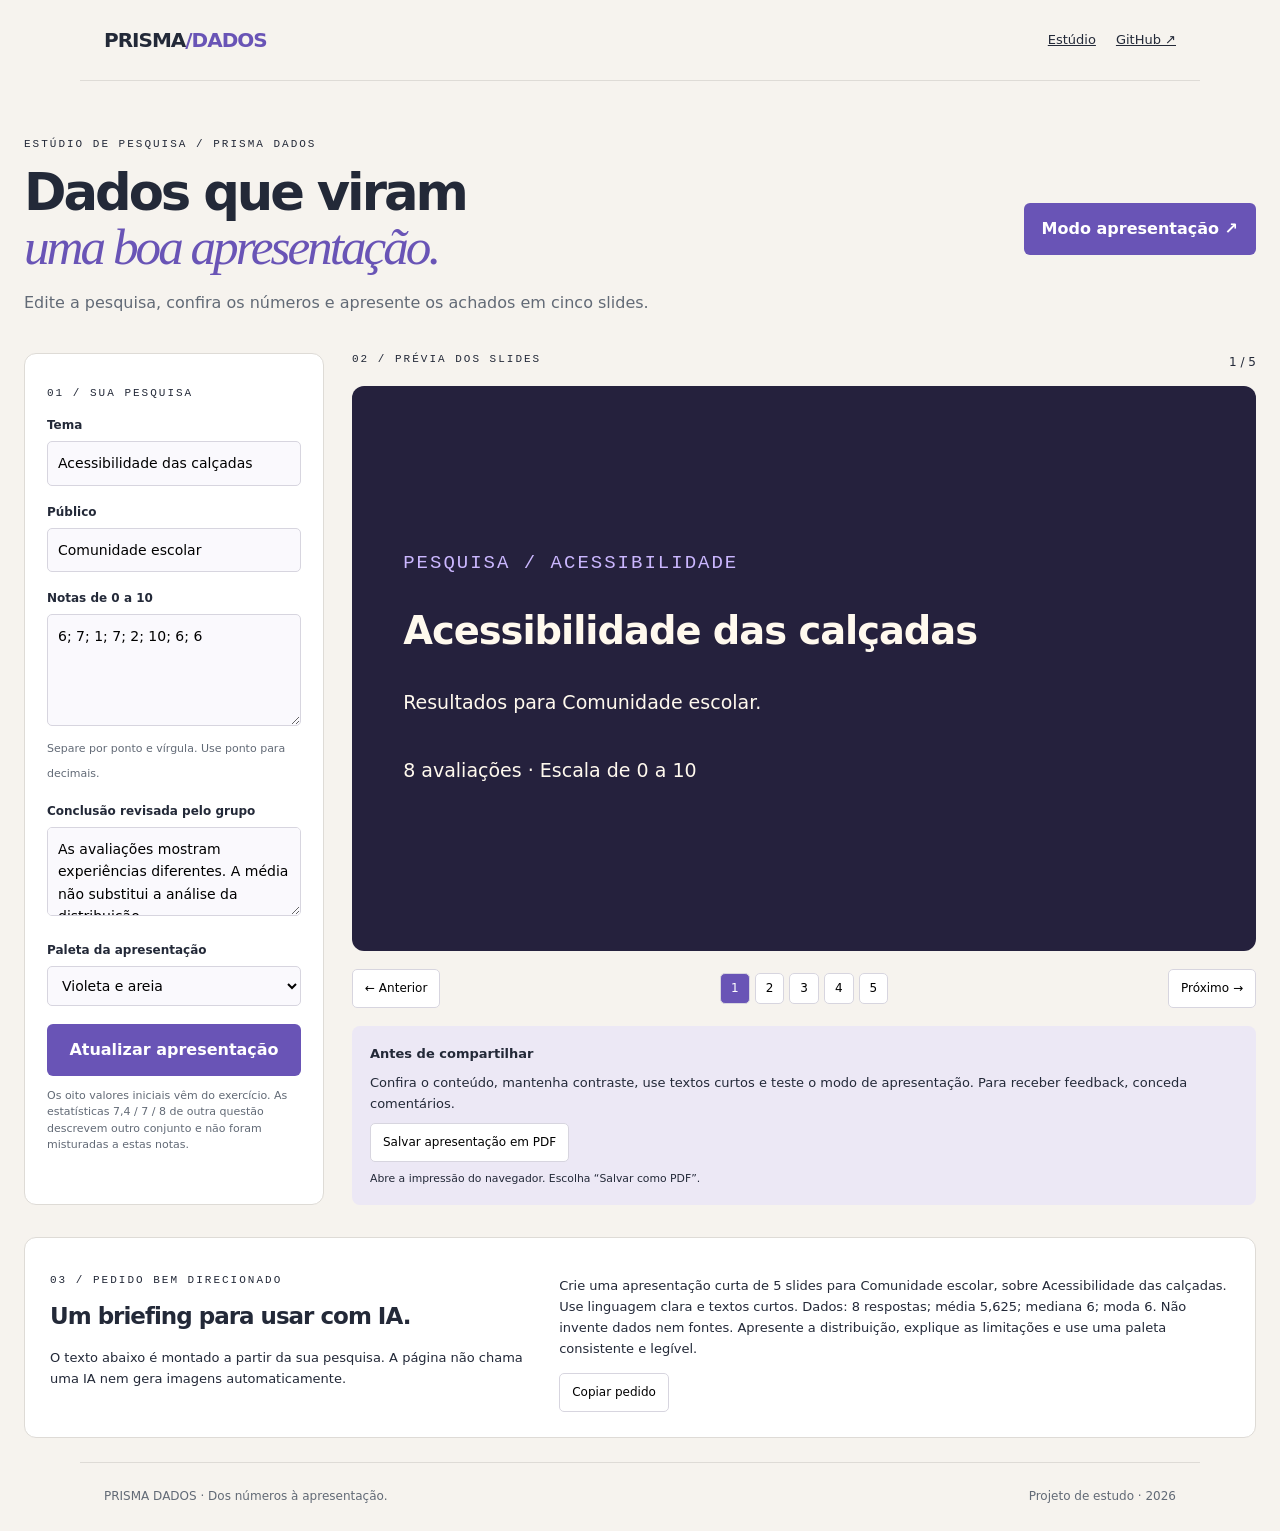
<file: prisma-dados/index.html>
<!doctype html><html lang="pt-BR"><head><meta charset="utf-8"><meta name="viewport" content="width=device-width,initial-scale=1"><title>PRISMA DADOS — Dos números à apresentação</title><meta name="description" content="Onze questões sobre estatística e apresentações com IA, com gabarito comentado e calculadora."><link rel="icon" type="image/svg+xml" href="data:image/svg+xml,%3Csvg xmlns='http://www.w3.org/2000/svg' viewBox='0 0 32 32'%3E%3Crect width='32' height='32' rx='8' fill='%23232938'/%3E%3Cpath d='M7 24V17h4v7m3 0V11h4v13m3 0V6h4v18' stroke='%23f4af72' stroke-width='3'/%3E%3C/svg%3E"><style>
*{box-sizing:border-box}body{margin:0;background:#f6f3ee;color:#232938;font:16px/1.6 system-ui,sans-serif}a{color:inherit}header,main,footer{max-width:1120px;margin:auto;padding:24px}header{display:flex;justify-content:space-between;align-items:center;border-bottom:1px solid #dedbd6;gap:16px}.brand{font-size:20px;font-weight:900;letter-spacing:-1px;text-decoration:none}.brand span{color:#6954b6}nav{display:flex;gap:20px;font-size:13px}h1{font-size:clamp(38px,7vw,72px);letter-spacing:-3px;line-height:1.05;max-width:760px;margin:16px 0}h1 em{font-family:Georgia,serif;font-weight:400;color:#6954b6}.eyebrow{font:11px monospace;letter-spacing:2px;text-transform:uppercase}.intro{padding:24px 0 32px}.intro>p:last-child{color:#626a76;max-width:670px}.numbers{display:flex;gap:28px;margin:24px 0;font-size:12px}.numbers b{font-size:26px;margin-right:8px}.section-head{display:flex;justify-content:space-between;align-items:end;gap:20px}h2{font-size:27px;letter-spacing:-1px;margin:12px 0}button,select{font:inherit}button{cursor:pointer}button:focus-visible,a:focus-visible,select:focus-visible,summary:focus-visible{outline:3px solid #b75f29;outline-offset:4px}.cards{display:grid;grid-template-columns:1fr 1fr;gap:14px;margin:22px 0 40px}.card{border:1px solid #dedbd6;background:white;border-radius:8px;overflow:hidden}.card summary{padding:22px;cursor:pointer;list-style:none;display:flex;gap:16px;align-items:start}.idx{font:12px monospace;color:#6954b6;flex-shrink:0;padding-top:4px}.card strong{display:block;font-size:16px}.card small{display:block;color:#626a76;font-size:12px;margin-top:5px}.card summary:after{content:'+';margin-left:auto;font-size:22px}.card[open] summary:after{content:'−'}.explanation{padding:0 22px 22px 50px;font-size:14px;color:#535c6b}.answer{background:#f0ebff;border-left:3px solid #8770ca;padding:12px;color:#232938;font-weight:700;margin-bottom:14px}.sim{background:#232938;color:#fff;border-radius:12px;padding:28px;margin:24px 0 40px}.sim .eyebrow{color:#cbb7ff}.sim>p{color:#c4cad4;font-size:14px;max-width:700px}.controls{display:flex;gap:20px;flex-wrap:wrap;margin:20px 0}.controls label{font-size:12px;flex:1;min-width:180px}.controls select{display:block;width:100%;margin-top:8px;padding:12px;border:1px solid #606878;background:#323b4f;color:white;border-radius:5px}.count{font-size:14px;background:#323b4f;padding:12px 16px;border-radius:5px;margin-bottom:20px}.count b{color:#cbb7ff;font-size:25px}.scroll{overflow:auto}table{width:100%;border-collapse:collapse;font-size:13px}th,td{text-align:left;padding:10px;border-bottom:1px solid #485164}caption{text-align:left;font-size:12px;color:#c4cad4;padding-bottom:10px}.sim button{background:#cbb7ff;color:#232938;border:0;padding:10px 14px;border-radius:4px;font-weight:bold}.graph-grid{display:grid;grid-template-columns:1fr 1fr;gap:20px;margin-top:20px}.graph-grid figure{margin:0;background:white;border:1px solid #dedbd6;padding:18px;border-radius:8px}.graph-grid img{width:100%;height:auto}.graph-grid figcaption{font-size:12px;color:#626a76}.notice{font-size:13px;padding:14px;background:#ece8e2;border-radius:6px}.download{display:inline-block;background:#232938;color:white;border-radius:5px;padding:12px 18px;text-decoration:none;margin:14px 10px 14px 0;font-size:13px}footer{border-top:1px solid #dedbd6;font-size:12px;color:#626a76;display:flex;justify-content:space-between;gap:20px}.skip{position:absolute;top:-100px;background:white;padding:12px}.skip:focus{top:0}@media(max-width:650px){header,main,footer{padding:18px}nav{gap:10px;font-size:11px}.cards,.graph-grid{grid-template-columns:1fr}h1{letter-spacing:-1.5px}.sim{padding:20px}.numbers{gap:18px;flex-wrap:wrap}.section-head{align-items:start;flex-direction:column;gap:0}.explanation{padding-left:22px}footer{flex-direction:column}}
</style><style>.studio{max-width:1400px}.studio-head{display:flex;align-items:center;justify-content:space-between;gap:24px;padding:22px 0}.studio-head h1{font-size:clamp(32px,4vw,55px);max-width:800px}.studio-head p:last-child{color:#626a76}.action{background:#6954b6;color:white;border:0;border-radius:6px;padding:13px 18px;font-weight:700}.studio-grid{display:grid;grid-template-columns:300px 1fr;gap:28px}.editor{background:white;padding:22px;border:1px solid #dedbd6;border-radius:12px}.editor label{display:block;font-size:12px;font-weight:700;margin:17px 0 6px}.editor input,.editor textarea,.editor select{font:inherit;font-size:14px;width:100%;padding:10px;border:1px solid #d7d5df;border-radius:5px;background:#faf9fd}.editor small,.editor-note{font-size:11px;color:#626a76;line-height:1.5}.editor .action{width:100%;margin-top:18px}.preview{min-width:0}.preview-head{display:flex;justify-content:space-between;margin-bottom:14px;font-size:12px}.slide{aspect-ratio:16/10;background:var(--bg,#25213d);color:var(--fg,#fff9ee);padding:clamp(24px,4vw,58px);border-radius:12px;display:flex;flex-direction:column;justify-content:center;overflow:auto}.slide .eyebrow{color:var(--accent,#cbb7ff)}.slide h2{font-size:clamp(25px,3vw,44px);line-height:1.13;margin:16px 0;letter-spacing:-1px}.slide p{font-size:clamp(13px,1.5vw,19px);max-width:700px}.metric-grid{display:grid;grid-template-columns:repeat(3,1fr);gap:15px;margin:20px 0}.metric-grid strong{display:block;color:var(--accent,#cbb7ff);font-size:clamp(22px,3vw,44px)}.metric-grid small{font-size:11px}.slide table{font-size:12px}.slide-nav{display:flex;justify-content:space-between;align-items:center;margin:18px 0}.slide-nav button,.review button,.prompt-box button{padding:9px 12px;background:white;border:1px solid #d7d5df;border-radius:5px;font:inherit;font-size:12px;cursor:pointer}.slide-nav #dots{display:flex;gap:5px}.slide-nav #dots button{padding:5px 10px}.slide-nav #dots button[aria-pressed=true]{background:#6954b6;color:white}.review{background:#ece8f5;padding:18px;border-radius:8px;font-size:13px}.review p{margin:8px 0}.review small{display:block;margin-top:8px}.prompt-box{margin-top:32px;padding:25px;background:white;border:1px solid #dedbd6;border-radius:12px;display:grid;grid-template-columns:1fr 1.4fr;gap:30px;font-size:13px}.prompt-box h2{font-size:23px}#error{color:#a32929;font-size:12px}#print-slides{display:none}body.presenting header,body.presenting footer,body.presenting .studio-head,body.presenting .editor,body.presenting .review,body.presenting .prompt-box{display:none}body.presenting .studio-grid{display:block}body.presenting .slide{min-height:75vh;aspect-ratio:auto}body.presenting .preview-head:before{content:'Pressione Esc para sair';font-size:12px}@media(max-width:750px){.studio-grid{grid-template-columns:1fr}.studio-head{align-items:start;flex-direction:column}.prompt-box{grid-template-columns:1fr}.slide{aspect-ratio:auto;min-height:400px}}@media print{header,footer,.studio-head,.studio-grid,.prompt-box{display:none!important}#print-slides{display:block}#print-slides .slide{break-after:page;border-radius:0;min-height:85vh;aspect-ratio:auto;print-color-adjust:exact;-webkit-print-color-adjust:exact}main{max-width:none;padding:0}@page{size:A4 landscape;margin:12mm}}</style></head><body><a class="skip" href="#questoes">Pular para questões</a><header><a class="brand" href="#">PRISMA<span>/DADOS</span></a><nav aria-label="Principal"><a href="#">Estúdio</a><a href="https://github.com/MangaAzeda404/PYTHON-LAB/tree/main/prisma-dados">GitHub ↗</a></nav></header><main class="studio"><section class="studio-head"><div><p class="eyebrow">ESTÚDIO DE PESQUISA / PRISMA DADOS</p><h1>Dados que viram<br><em>uma boa apresentação.</em></h1><p>Edite a pesquisa, confira os números e apresente os achados em cinco slides.</p></div><button id="present" class="action">Modo apresentação ↗</button></section><div class="studio-grid"><aside class="editor"><p class="eyebrow">01 / SUA PESQUISA</p><label for="topic">Tema</label><input id="topic" value="Acessibilidade das calçadas"><label for="audience">Público</label><input id="audience" value="Comunidade escolar"><label for="notes">Notas de 0 a 10</label><textarea id="notes" rows="4">6; 7; 1; 7; 2; 10; 6; 6</textarea><small>Separe por ponto e vírgula. Use ponto para decimais.</small><label for="finding">Conclusão revisada pelo grupo</label><textarea id="finding" rows="3">As avaliações mostram experiências diferentes. A média não substitui a análise da distribuição.</textarea><label for="palette">Paleta da apresentação</label><select id="palette"><option value="violet">Violeta e areia</option><option value="ocean">Azul e gelo</option><option value="forest">Verde e creme</option></select><button id="update" class="action">Atualizar apresentação</button><p id="error" role="alert"></p><p class="editor-note">Os oito valores iniciais vêm do exercício. As estatísticas 7,4 / 7 / 8 de outra questão descrevem outro conjunto e não foram misturadas a estas notas.</p></aside><section class="preview"><div class="preview-head"><span class="eyebrow">02 / PRÉVIA DOS SLIDES</span><span id="position"></span></div><article id="slide" class="slide" aria-live="polite"></article><div class="slide-nav"><button id="prev">← Anterior</button><div id="dots" aria-label="Escolher slide"></div><button id="next">Próximo →</button></div><div class="review"><b>Antes de compartilhar</b><p>Confira o conteúdo, mantenha contraste, use textos curtos e teste o modo de apresentação. Para receber feedback, conceda comentários.</p><button id="print">Salvar apresentação em PDF</button><small>Abre a impressão do navegador. Escolha “Salvar como PDF”.</small></div></section></div><section class="prompt-box"><div><p class="eyebrow">03 / PEDIDO BEM DIRECIONADO</p><h2>Um briefing para usar com IA.</h2><p>O texto abaixo é montado a partir da sua pesquisa. A página não chama uma IA nem gera imagens automaticamente.</p></div><div><p id="prompt"></p><button id="copy">Copiar pedido</button></div></section><section id="print-slides"></section></main><footer><span>PRISMA DADOS · Dos números à apresentação.</span><span>Projeto de estudo · 2026</span></footer><script>
let current=0,slides=[];const el=id=>document.getElementById(id),fmt=n=>n.toLocaleString('pt-BR',{maximumFractionDigits:3});
function calculate(v){if(!v.length||v.length>1000||v.some(x=>!Number.isFinite(x)||x<0||x>10))throw Error('Use de 1 a 1.000 notas entre 0 e 10.');const sorted=[...v].sort((a,b)=>a-b),n=v.length,sum=v.reduce((a,b)=>a+b,0),f=new Map();sorted.forEach(x=>f.set(x,(f.get(x)||0)+1));const max=Math.max(...f.values());return {n,sum,mean:sum/n,median:n%2?sorted[(n-1)/2]:(sorted[n/2-1]+sorted[n/2])/2,modes:max===1?[]:[...f].filter(([x,c])=>c===max).map(([x])=>x),freq:[...f]};}
function escapeHtml(s){return s.replace(/[&<>"']/g,c=>({'&':'&amp;','<':'&lt;','>':'&gt;','"':'&quot;',"'":'&#39;'}[c]));}
function update(){try{const raw=el('notes').value.trim(),tokens=raw.split(/[;,\s]+/).filter(Boolean);if(!raw||tokens.some(t=>!/^\d+(?:\.\d+)?$/.test(t)))throw Error('Digite notas válidas. Use ponto para decimais.');const s=calculate(tokens.map(Number)),topic=escapeHtml(el('topic').value.trim()||'Nossa pesquisa'),audience=escapeHtml(el('audience').value.trim()||'Comunidade escolar'),finding=escapeHtml(el('finding').value.trim()||'Revise a conclusão com base nos dados.');slides=[`<p class="eyebrow">PESQUISA / ACESSIBILIDADE</p><h2>${topic}</h2><p>Resultados para ${audience}.</p><p>${s.n} avaliações · Escala de 0 a 10</p>`,`<p class="eyebrow">01 / COMO LER OS RESULTADOS</p><h2>Três medidas,<br>olhares complementares.</h2><div class="metric-grid"><div><strong>${fmt(s.mean)}</strong><small>MÉDIA</small></div><div><strong>${fmt(s.median)}</strong><small>MEDIANA</small></div><div><strong>${s.modes.length?s.modes.map(fmt).join(' / '):'—'}</strong><small>MODA${s.modes.length?'':' · SEM REPETIÇÃO'}</small></div></div><p>A média resume; a mediana indica o centro; a moda mostra o valor mais frequente.</p>`,`<p class="eyebrow">02 / DISTRIBUIÇÃO</p><h2>As notas não contam<br>todas a mesma história.</h2><table><thead><tr><th>Nota</th><th>Respostas</th><th>Participação</th></tr></thead><tbody>${s.freq.map(([v,c])=>`<tr><td>${fmt(v)}</td><td>${c}</td><td>${fmt(c/s.n*100)}%</td></tr>`).join('')}</tbody></table><p>Para comparar regiões, use histogramas com os mesmos intervalos e escalas.</p>`,`<p class="eyebrow">03 / INTERPRETAÇÃO DO GRUPO</p><h2>O que os dados<br>nos ajudam a perceber?</h2><p>${finding}</p><p>Uma moda não comprova a opinião da maioria. Os dados descrevem percepções, não uma avaliação técnica das calçadas.</p>`,`<p class="eyebrow">04 / PRÓXIMOS PASSOS</p><h2>Revisar. Conversar.<br>Melhorar.</h2><p>Conferir as informações com a pesquisa original, ouvir a comunidade e discutir possíveis melhorias.</p><p>Compartilhe com permissão para comentar e recolha feedback antes da entrega final.</p>`];const palettes={violet:['#25213d','#fff9ee','#cbb7ff'],ocean:['#16354b','#f4fbff','#87d7f6'],forest:['#193b32','#fffaec','#c5e4a0']},p=palettes[el('palette').value];document.documentElement.style.setProperty('--bg',p[0]);document.documentElement.style.setProperty('--fg',p[1]);document.documentElement.style.setProperty('--accent',p[2]);el('prompt').textContent='Crie uma apresentação curta de 5 slides para '+el('audience').value+', sobre '+el('topic').value+'. Use linguagem clara e textos curtos. Dados: '+s.n+' respostas; média '+fmt(s.mean)+'; mediana '+fmt(s.median)+'; moda '+(s.modes.length?s.modes.map(fmt).join(', '):'sem repetição')+'. Não invente dados nem fontes. Apresente a distribuição, explique as limitações e use uma paleta consistente e legível.';el('error').textContent='';el('print-slides').innerHTML=slides.map(x=>'<article class="slide">'+x+'</article>').join('');show();}catch(e){el('error').textContent=e.message;}}
function show(){el('slide').innerHTML=slides[current];el('position').textContent=(current+1)+' / '+slides.length;el('dots').replaceChildren();slides.forEach((s,i)=>{const b=document.createElement('button');b.textContent=i+1;b.setAttribute('aria-label','Slide '+(i+1));b.setAttribute('aria-pressed',String(i===current));b.onclick=()=>{current=i;show();};el('dots').append(b);});}
el('update').onclick=update;el('prev').onclick=()=>{current=(current+slides.length-1)%slides.length;show();};el('next').onclick=()=>{current=(current+1)%slides.length;show();};el('present').onclick=()=>document.body.classList.add('presenting');document.addEventListener('keydown',e=>{if(e.key==='Escape')document.body.classList.remove('presenting');if(document.body.classList.contains('presenting')&&e.key==='ArrowRight')el('next').click();if(document.body.classList.contains('presenting')&&e.key==='ArrowLeft')el('prev').click();});el('print').onclick=()=>window.print();el('copy').onclick=async()=>{try{await navigator.clipboard.writeText(el('prompt').textContent);el('copy').textContent='Copiado!';}catch{el('copy').textContent='Selecione o texto e copie';}};update();
</script></body></html>
</file>
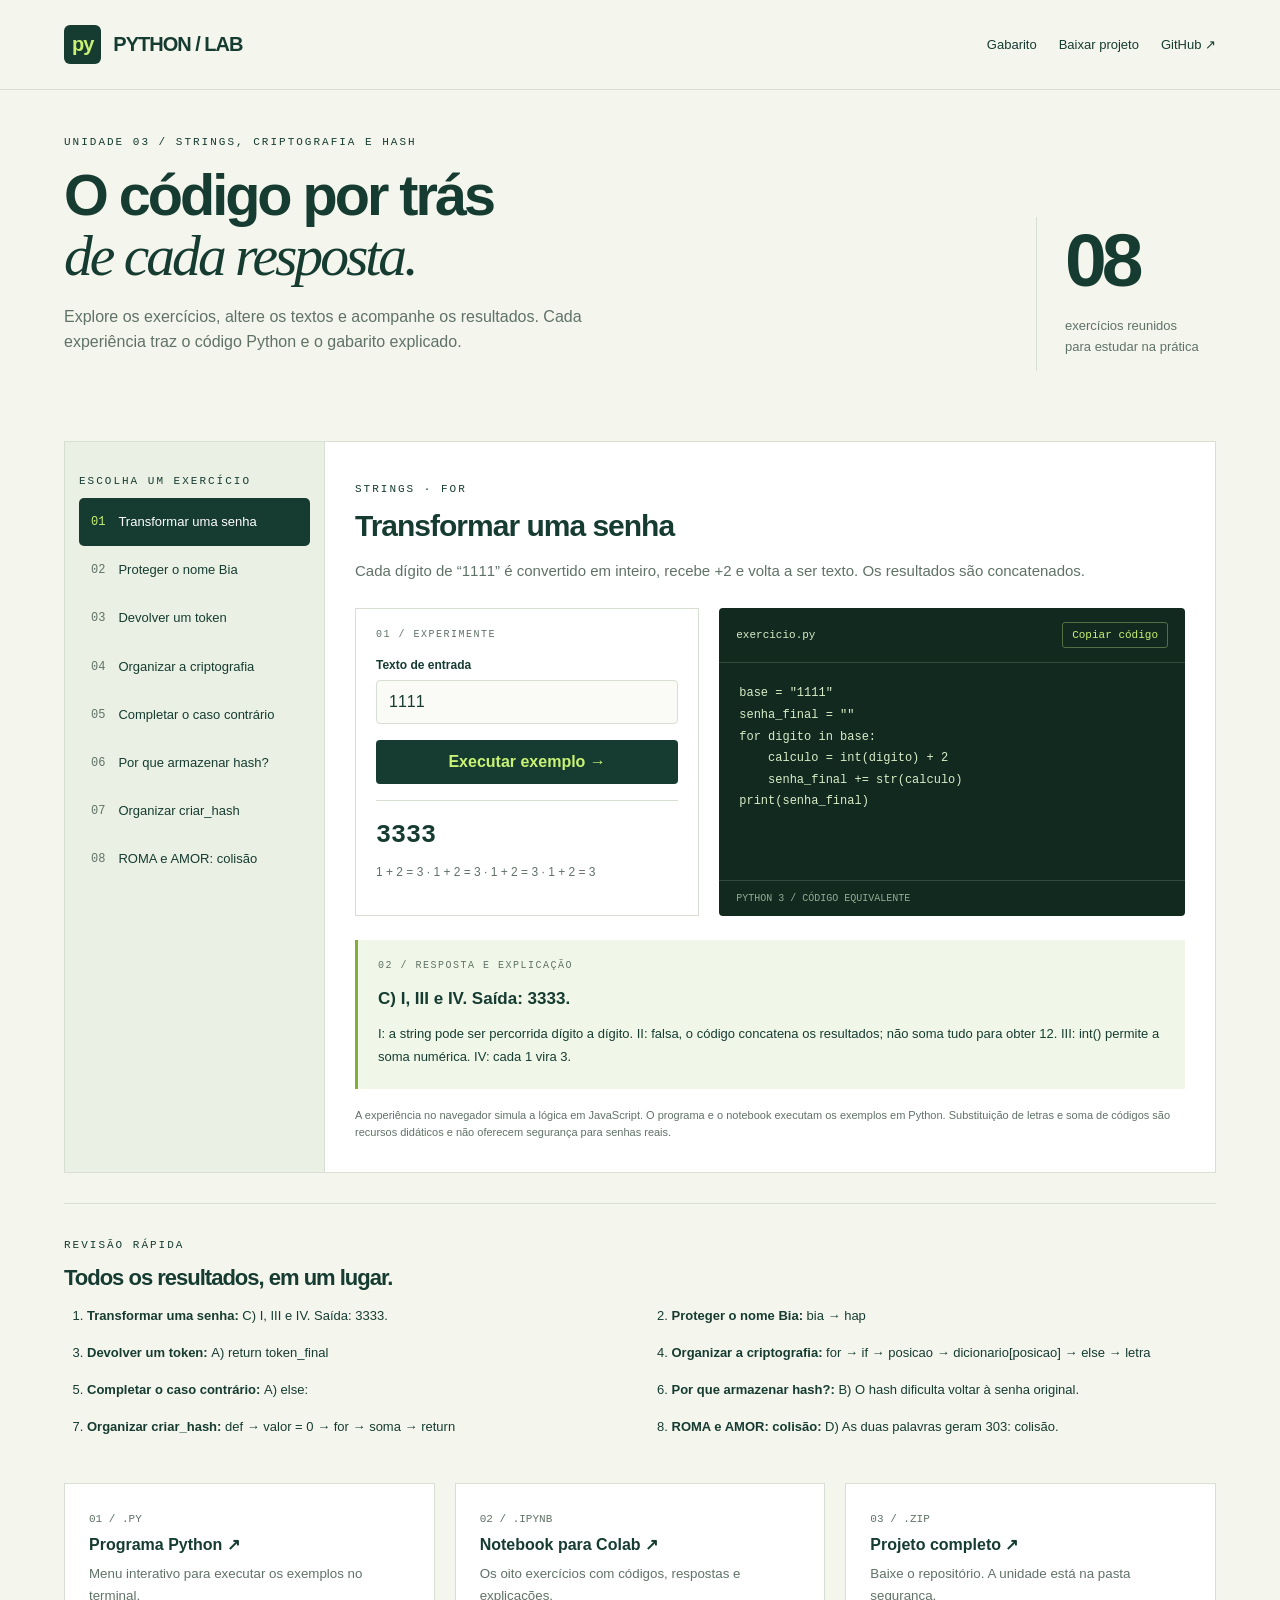
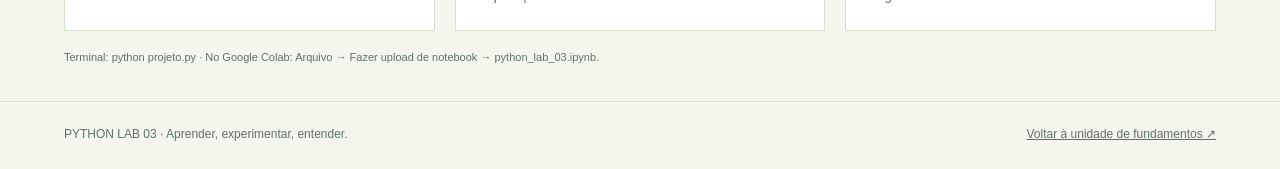
<file: seguranca/index.html>
<!doctype html>
<html lang="pt-BR"><head><meta charset="utf-8"><meta name="viewport" content="width=device-width, initial-scale=1"><meta name="theme-color" content="#163c32"><title>PYTHON LAB 03 — Strings, criptografia e hash</title><meta name="description" content="Oito exercícios explicados com experiências interativas, código Python e notebook Colab."><link rel="icon" href="data:image/svg+xml,%3Csvg xmlns='http://www.w3.org/2000/svg' viewBox='0 0 32 32'%3E%3Crect width='32' height='32' rx='6' fill='%23163c32'/%3E%3Ctext x='4' y='23' fill='%23c9f275' font-size='21' font-family='monospace'%3Epy%3C/text%3E%3C/svg%3E"><style>
:root{--ink:#163c32;--muted:#607267;--paper:#f4f5ed;--lime:#c9f275;--line:#d7ded2}*{box-sizing:border-box}body{margin:0;background:var(--paper);color:var(--ink);font-family:Arial,Helvetica,sans-serif}a{color:inherit}button,input{font:inherit}button,a,input{touch-action:manipulation}button:focus-visible,a:focus-visible,input:focus-visible,pre:focus-visible{outline:3px solid #65912e;outline-offset:4px}.skip{position:absolute;left:12px;top:-60px;background:white;padding:12px;z-index:5}.skip:focus{top:10px}header{max-width:1440px;margin:auto;padding:25px 5%;display:flex;align-items:center;justify-content:space-between;border-bottom:1px solid var(--line);gap:20px}.brand{font-weight:800;font-size:20px;text-decoration:none;letter-spacing:-1px}.brand span{display:inline-block;background:var(--ink);color:var(--lime);padding:8px;margin-right:12px;border-radius:6px}header nav{display:flex;gap:22px;font-size:13px}header nav a{text-decoration:none}.wrap{max-width:1440px;margin:auto;padding:35px 5%}.intro{display:flex;justify-content:space-between;align-items:end;gap:30px}.eyebrow{font:11px monospace;letter-spacing:2px;text-transform:uppercase}h1{font-size:clamp(32px,4.5vw,66px);line-height:1.04;letter-spacing:-3px;margin:18px 0}h1 span{font-family:Georgia,serif;font-style:italic;font-weight:normal}.intro p:last-child{color:var(--muted);max-width:560px;line-height:1.6}.edition{border-left:1px solid var(--line);padding-left:28px;min-width:180px}.edition strong{font-size:75px;letter-spacing:-5px}.edition p{font-size:13px}.workspace{display:grid;grid-template-columns:260px minmax(0,1fr);border:1px solid var(--line);background:#fff}.sidebar{padding:22px 14px;background:#eaf0e3;border-right:1px solid var(--line)}.lesson-btn{display:flex;align-items:center;gap:13px;background:none;border:0;border-radius:5px;padding:15px 12px;width:100%;text-align:left;color:var(--ink);cursor:pointer;font-size:13px;line-height:1.4}.lesson-btn span{font:12px monospace;color:var(--muted)}.lesson-btn[aria-pressed=true]{background:var(--ink);color:white}.lesson-btn[aria-pressed=true] span{color:var(--lime)}.lesson-btn:hover{box-shadow:inset 0 0 0 1px #9bafa2}.panel{padding:30px;min-width:0}h2{font-size:30px;letter-spacing:-1px;margin:14px 0}.lead{color:var(--muted);font-size:15px;line-height:1.7;max-width:780px}.work-grid{display:grid;grid-template-columns:minmax(220px,.85fr) minmax(0,1.15fr);gap:20px;margin-top:25px}.inputs{border:1px solid var(--line);padding:20px}.label{font:10px monospace;letter-spacing:1.5px;margin:0 0 18px;color:var(--muted)}label{display:block;font-size:12px;font-weight:bold;margin:12px 0 8px}input{width:100%;padding:12px;border:1px solid var(--line);border-radius:4px;color:var(--ink);background:#fafbf7}input:focus{border-color:var(--ink)}.run{width:100%;margin:16px 0;background:var(--ink);color:var(--lime);padding:13px;border:0;border-radius:4px;cursor:pointer;font-weight:bold}.result{border-top:1px solid var(--line);padding-top:20px;overflow-wrap:anywhere}.result strong{display:block;font:700 25px monospace}.result p{font-size:12px;line-height:1.7;color:var(--muted)}.code{background:#12291f;border-radius:4px;color:#d9edc8;min-width:0;display:flex;flex-direction:column}.code-head{border-bottom:1px solid #334b3d;padding:14px 17px;display:flex;justify-content:space-between;align-items:center;font:11px monospace}.code-head button{font-size:11px;color:var(--lime);background:none;border:1px solid #527044;padding:6px 9px;border-radius:3px;cursor:pointer}pre{margin:0;padding:20px;font:12px/1.8 monospace;overflow:auto;tab-size:4;flex:1}.code-foot{padding:12px 17px;font:10px monospace;color:#91ac92;border-top:1px solid #334b3d}.answer{background:#f1f7e8;padding:20px;margin-top:24px;border-left:3px solid #83af38}.answer h3{font-size:17px;margin:8px 0 12px}.answer p:last-child{font-size:13px;line-height:1.8;margin-bottom:0}.note{font-size:11px;color:var(--muted);line-height:1.6;margin:18px 0 0}.downloads{display:grid;grid-template-columns:1fr 1fr 1fr;gap:20px;padding-top:32px}.download{border:1px solid var(--line);padding:24px;text-decoration:none;background:white;display:block}.download:hover{border-color:var(--ink)}.download b{display:block;margin:9px 0}.download small{color:var(--muted);line-height:1.6}.download code{font-size:11px;color:var(--muted)}.summary{margin-top:30px;border-top:1px solid var(--line);padding-top:24px}.summary h2{font-size:22px}.summary ol{display:grid;grid-template-columns:1fr 1fr;gap:15px 40px;padding-left:23px;font-size:13px;line-height:1.7}footer{padding:25px 5%;max-width:1440px;margin:auto;border-top:1px solid var(--line);font-size:12px;color:var(--muted);display:flex;justify-content:space-between;gap:20px}[hidden]{display:none!important}@media(max-width:1050px){.workspace{grid-template-columns:220px minmax(0,1fr)}.work-grid{grid-template-columns:1fr}.code{min-height:270px}}@media(max-width:650px){header{padding:20px 5%}header nav a:first-child{display:none}.intro{padding-top:24px}.edition{display:none}h1{letter-spacing:-1.5px}.wrap{padding-bottom:24px}.workspace{grid-template-columns:1fr}.sidebar{border-right:0;border-bottom:1px solid var(--line);padding:14px}.sidebar>p{margin:0 0 10px}#list{display:flex;overflow-x:auto;gap:8px;padding-bottom:6px}.lesson-btn{width:180px;flex-shrink:0;padding:10px}.panel{padding:22px 18px}h2{font-size:26px}.downloads{grid-template-columns:1fr;gap:12px}.summary ol{grid-template-columns:1fr}footer{flex-direction:column}.brand{font-size:16px}header nav{gap:10px;font-size:11px}}@media(prefers-reduced-motion:no-preference){button,a{transition:background .15s,border-color .15s}}
</style></head><body><a class="skip" href="#laboratorio">Pular para o laboratório</a><header><a class="brand" href="../"><span>py</span>PYTHON / LAB</a><nav aria-label="Principal"><a href="#gabarito">Gabarito</a><a href="#arquivos">Baixar projeto</a><a href="https://github.com/MangaAzeda404/PYTHON-LAB/tree/main/seguranca">GitHub ↗</a></nav></header>
<main><section class="intro wrap"><div><p class="eyebrow">UNIDADE 03 / STRINGS, CRIPTOGRAFIA E HASH</p><h1>O código por trás<br><span>de cada resposta.</span></h1><p>Explore os exercícios, altere os textos e acompanhe os resultados. Cada experiência traz o código Python e o gabarito explicado.</p></div><div class="edition"><strong>08</strong><p>exercícios reunidos<br>para estudar na prática</p></div></section>
<section class="wrap" id="laboratorio" aria-label="Laboratório interativo"><div class="workspace"><aside class="sidebar"><p class="eyebrow">ESCOLHA UM EXERCÍCIO</p><div id="list"></div></aside><article class="panel"><p class="eyebrow" id="tag"></p><h2 id="title"></h2><p class="lead" id="text"></p><div class="work-grid"><div class="inputs"><p class="label">01 / EXPERIMENTE</p><form id="form"><div id="fields"></div><button class="run" id="run" type="submit">Executar exemplo →</button></form><div class="result" aria-live="polite" aria-atomic="true"><strong id="result"></strong><p id="trace"></p></div></div><div class="code"><div class="code-head"><span>exercicio.py</span><button id="copy" type="button">Copiar código</button></div><pre tabindex="0" aria-label="Código Python"><code id="code"></code></pre><div class="code-foot">PYTHON 3 / CÓDIGO EQUIVALENTE</div></div></div><div class="answer"><p class="label">02 / RESPOSTA E EXPLICAÇÃO</p><h3 id="answer"></h3><p id="why"></p></div><p class="note">A experiência no navegador simula a lógica em JavaScript. O programa e o notebook executam os exemplos em Python. Substituição de letras e soma de códigos são recursos didáticos e não oferecem segurança para senhas reais.</p></article></div><noscript>Ative JavaScript para usar as experiências. Os arquivos Python e o notebook estão disponíveis abaixo.</noscript>
<div class="summary" id="gabarito"><p class="eyebrow">REVISÃO RÁPIDA</p><h2>Todos os resultados, em um lugar.</h2><ol id="answers"></ol></div>
<div class="downloads" id="arquivos"><a class="download" href="projeto.py" download><code>01 / .PY</code><b>Programa Python ↗</b><small>Menu interativo para executar os exemplos no terminal.</small></a><a class="download" href="python_lab_03.ipynb" download><code>02 / .IPYNB</code><b>Notebook para Colab ↗</b><small>Os oito exercícios com códigos, respostas e explicações.</small></a><a class="download" href="https://github.com/MangaAzeda404/PYTHON-LAB/archive/refs/heads/main.zip"><code>03 / .ZIP</code><b>Projeto completo ↗</b><small>Baixe o repositório. A unidade está na pasta seguranca.</small></a></div><p class="note">Terminal: python projeto.py · No Google Colab: Arquivo → Fazer upload de notebook → python_lab_03.ipynb.</p></section></main><footer><span>PYTHON LAB 03 · Aprender, experimentar, entender.</span><a href="../">Voltar à unidade de fundamentos ↗</a></footer><script>
const lessons=[{"title":"Transformar uma senha","tag":"STRINGS · FOR","text":"Cada dígito de “1111” é convertido em inteiro, recebe +2 e volta a ser texto. Os resultados são concatenados.","answer":"C) I, III e IV. Saída: 3333.","why":"I: a string pode ser percorrida dígito a dígito. II: falsa, o código concatena os resultados; não soma tudo para obter 12. III: int() permite a soma numérica. IV: cada 1 vira 3.","code":"base = \"1111\"\nsenha_final = \"\"\nfor digito in base:\n    calculo = int(digito) + 2\n    senha_final += str(calculo)\nprint(senha_final)","mode":"digits","value":"1111"},{"title":"Proteger o nome Bia","tag":"ORD · ÍNDICES","text":"A posição de cada letra no alfabeto é usada para encontrar sua substituta no alfabeto secreto.","answer":"bia → hap","why":"b: índice 1 → h; i: índice 8 → a; a: índice 0 → p. ord(char) - ord('a') calcula o índice de 0 a 25. O trecho original pressupõe letras de a a z.","code":"alfabeto_secreto = \"phqgiumeaylnofdxjkrcvstzwb\"\nnome = \"bia\"\nnome_protegido = \"\"\nfor char in nome:\n    posicao = ord(char) - ord('a')\n    nome_protegido += alfabeto_secreto[posicao]\nprint(nome_protegido)","mode":"name","value":"bia"},{"title":"Devolver um token","tag":"FUNÇÕES · RETURN","text":"Marcelo precisa devolver token_final para quem chamou a função.","answer":"A) return token_final","why":"A devolve o valor. B usa def, palavra reservada para definir funções. C solicita entrada do usuário. D apenas exibe o valor; sem return explícito, a função devolve None.","code":"def gerar_token(palavra):\n    token_final = \"SEC_\" + palavra\n    return token_final\n\nprint(gerar_token(\"aluno\"))","mode":"token","value":"aluno"},{"title":"Organizar a criptografia","tag":"FOR · IF · ELSE","text":"Percorra a senha, teste a letra, calcule o índice e substitua. No caso contrário, preserve o caractere.","answer":"for → if → posicao → dicionario[posicao] → else → letra","why":"A indentação determina os blocos. else fica alinhado com if. Letras maiúsculas, números, espaços e símbolos são mantidos.","code":"dicionario = \"phqgiumeaylnofdxjkrcvstzwb\"\ndef codifica(senha):\n    senha_criptografada = \"\"\n    for letra in senha:\n        if \"a\" \u003c= letra \u003c= \"z\":\n            posicao = ord(letra) - ord(\"a\")\n            senha_criptografada += dicionario[posicao]\n        else:\n            senha_criptografada += letra\n    return senha_criptografada\n\nprint(codifica(\"bia123!\"))","mode":"cipher","value":"bia123!"},{"title":"Completar o caso contrário","tag":"CONDICIONAIS · ELSE","text":"O ESPAÇO A deve preservar todo caractere que não seja uma letra minúscula entre a e z.","answer":"A) else:","why":"A trata qualquer caso em que o if seja falso. B compara a letra com o alfabeto secreto, sem atender ao objetivo. C é sintaticamente inválida como apresentada. D preservaria somente números, excluindo maiúsculas e símbolos.","code":"dicionario = \"phqgiumeaylnofdxjkrcvstzwb\"\ndef codifica(senha):\n    senha_criptografada = \"\"\n    for letra in senha:\n        if \"a\" \u003c= letra \u003c= \"z\":\n            posicao = ord(letra) - ord(\"a\")\n            senha_criptografada += dicionario[posicao]\n        else:\n            senha_criptografada += letra\n    return senha_criptografada","mode":"cipher","value":"Bia 2026!"},{"title":"Por que armazenar hash?","tag":"CONCEITO · SEGURANÇA","text":"O hash criptográfico é projetado para dificultar a recuperação da entrada original a partir do resultado.","answer":"B) O hash dificulta voltar à senha original.","why":"A: hash não é compactação reversível. B: descreve a propriedade de mão única. C: não organiza senhas. D: não recupera a senha esquecida. Para senhas reais, usa-se uma função específica de derivação com salt e custo adequado. A soma das letras abaixo é apenas didática.","code":"# Ideia de verificação, em pseudocódigo:\n# hash_salvo = derivar_senha(senha, salt, custo)\n# Ao entrar, verificar a senha com o hash salvo.\n# Hash não é criptografia reversível.\n# Não use a soma de ord() para proteger senhas.","mode":"concept","value":""},{"title":"Organizar criar_hash","tag":"ACUMULADOR · UNICODE","text":"Lucas recebe um texto, inicia um acumulador em zero, soma o código de cada caractere e devolve o total após o laço.","answer":"def → valor = 0 → for → soma → return","why":"return fica fora do for para devolver a soma completa. ord() retorna o ponto de código Unicode; nas letras ASCII utilizadas nos exemplos, ele coincide com o valor ASCII.","code":"def criar_hash(texto):\n    valor = 0\n    for letra in texto:\n        valor = valor + ord(letra)\n    return valor\n\nprint(criar_hash(\"ROMA\"))","mode":"sum","value":"ROMA"},{"title":"ROMA e AMOR: colisão","tag":"HASH · COLISÕES","text":"Bia soma os valores de ord(). ROMA e AMOR contêm as mesmas letras em ordem diferente.","answer":"D) As duas palavras geram 303: colisão.","why":"R=82, O=79, M=77, A=65; total 303. A: os códigos não são gastos. B: não há pesos por posição. C: reordenar letras não causa erro. D: entradas diferentes produzem a mesma saída.","code":"def calcula_hash(palavra):\n    total = 0\n    for letra in palavra:\n        total = total + ord(letra)\n    return total\n\nprint(calcula_hash(\"ROMA\"))  # 303\nprint(calcula_hash(\"AMOR\"))  # 303","mode":"collision","value":"ROMA","value2":"AMOR"}];
const alphabet="phqgiumeaylnofdxjkrcvstzwb";
const el=id=>document.getElementById(id);let current=0;
function evaluate(l,a,b){const chars=Array.from(a);const sum=s=>Array.from(s).reduce((v,c)=>v+c.codePointAt(0),0);if(chars.length>5000||Array.from(b).length>5000)throw Error("Use até 5.000 caracteres por texto.");
if(l.mode==="digits"){if(!/^[0-9]*$/.test(a))throw Error("Use somente dígitos de 0 a 9.");return[chars.map(c=>String(Number(c)+2)).join(""),chars.map(c=>c+" + 2 = "+(Number(c)+2)).join(" · ")||"Texto vazio: resultado vazio."];}
if(l.mode==="name"&&!/^[a-z]*$/.test(a))throw Error("Neste exercício, use apenas letras minúsculas de a a z.");
if(l.mode==="name"||l.mode==="cipher")return[chars.map(c=>c>="a"&&c<="z"?alphabet[c.codePointAt(0)-97]:c).join(""),chars.slice(0,24).map(c=>c>="a"&&c<="z"?c+" → "+alphabet[c.codePointAt(0)-97]:c+" (mantido)").join(" · ")+(chars.length>24?" · …":"")];
if(l.mode==="token")return["SEC_"+a,"O prefixo SEC_ é concatenado ao texto. return devolve o resultado."];
if(l.mode==="sum")return[String(sum(a)),chars.slice(0,24).map(c=>c+"="+c.codePointAt(0)).join(" + ")+(chars.length>24?" + …":"")];
if(l.mode==="collision"){const x=sum(a),y=sum(b);return[x+" / "+y,a!==b&&x===y?"Colisão: textos diferentes produzem o mesmo número.":a===b?"Os textos são iguais; isso não caracteriza colisão.":"Os textos produzem resultados diferentes."];}
return["B — Mão única","O sistema verifica a senha usando seu hash; não recupera a senha original a partir dele."];}
function run(){try{const r=evaluate(lessons[current],el("inputA")?.value||"",el("inputB")?.value||"");el("result").textContent=r[0]||"(vazio)";el("trace").textContent=r[1];}catch(e){el("result").textContent="Revise a entrada";el("trace").textContent=e.message;}}
function select(i){current=i;const l=lessons[i];["tag","title","text","answer","why","code"].forEach(k=>el(k).textContent=l[k]);el("copy").textContent="Copiar código";el("fields").replaceChildren();el("run").hidden=l.mode==="concept";
if(l.mode!=="concept"){[["inputA","Texto de entrada",l.value],...(l.mode==="collision"?[["inputB","Segundo texto",l.value2]]:[])].forEach(([id,label,value])=>{const lab=document.createElement("label");lab.htmlFor=id;lab.textContent=label;const input=document.createElement("input");input.id=id;input.type="text";input.value=value;input.maxLength=10000;input.autocomplete="off";input.spellcheck=false;el("fields").append(lab,input);});}
document.querySelectorAll(".lesson-btn").forEach((b,j)=>b.setAttribute("aria-pressed",String(i===j)));run();}
lessons.forEach((l,i)=>{const button=document.createElement("button");button.type="button";button.className="lesson-btn";button.setAttribute("aria-controls","title");const num=document.createElement("span");num.textContent=String(i+1).padStart(2,"0");button.append(num,document.createTextNode(l.title));button.addEventListener("click",()=>select(i));el("list").append(button);const li=document.createElement("li");const b=document.createElement("b");b.textContent=l.title+": ";li.append(b,document.createTextNode(l.answer));el("answers").append(li);});
el("form").addEventListener("submit",e=>{e.preventDefault();run();});el("copy").addEventListener("click",async()=>{try{await navigator.clipboard.writeText(lessons[current].code);el("copy").textContent="Copiado!";}catch{const range=document.createRange();range.selectNodeContents(el("code"));const s=window.getSelection();s.removeAllRanges();s.addRange(range);el("copy").textContent="Selecione e copie";}});select(0);
</script></body></html>
</file>
<file: style.css>
:root{--ink:#191d27;--muted:#505a6b;--yellow:#f4d34c;--blue:#2763ac;--line:#dbe0e7;--paper:#f7f8fb}*{box-sizing:border-box}html{scroll-behavior:smooth;scroll-padding-top:25px}body{margin:0;background:var(--paper);color:var(--ink);font-family:Arial,Helvetica,sans-serif;font-size:16px;line-height:1.6}a{color:inherit}button,input{font:inherit}button,a,input{touch-action:manipulation}button{cursor:pointer}button:focus-visible,a:focus-visible,input:focus-visible,pre:focus-visible{outline:3px solid var(--blue);outline-offset:4px}[hidden]{display:none!important}.wrap{width:min(1240px,calc(100% - 80px));margin-inline:auto}header{display:flex;align-items:center;justify-content:space-between;padding:24px 40px;border-bottom:1px solid var(--line);gap:20px;background:white}.brand{display:flex;align-items:center;gap:8px;font-size:20px;font-weight:800;letter-spacing:-.5px;text-decoration:none}.brand-light{font-weight:400}.brand-mark{background:var(--yellow);padding:0 8px;border-radius:5px;font:700 25px/1.5 monospace;margin-right:3px}nav{display:flex;gap:30px;font-size:14px;font-weight:700}nav a{text-decoration:none}nav a:hover{text-decoration:underline}.download-header{font-size:14px;text-decoration:none;font-weight:700;border:1px solid var(--ink);padding:8px 14px;border-radius:6px}.intro{display:flex;justify-content:space-between;align-items:center;padding-block:58px 46px;gap:35px}.eyebrow,.small-label{font-size:12px;font-weight:700;letter-spacing:1.5px;margin:0 0 14px}.eyebrow{color:var(--muted)}h1{font-size:clamp(34px,4.2vw,56px);letter-spacing:-2px;line-height:1.1;margin:0 0 20px}h1 em{font-style:normal;color:var(--blue)}.intro-text{max-width:570px;color:var(--muted);margin:0}.intro-note{width:250px;display:flex;align-items:center;gap:15px;flex-wrap:wrap}.note-number{font-size:66px;letter-spacing:-4px;font-weight:800;line-height:1}.intro-note>span:nth-child(2){font-size:14px;color:var(--muted);line-height:1.4}.note-line{width:100%;height:3px;background:var(--yellow)}.intro-note code{font-size:13px}.lab{margin-bottom:75px}.lab-heading{display:flex;justify-content:space-between;align-items:center;margin-bottom:17px;gap:20px}.lab-heading h2{font-size:20px;letter-spacing:-.4px;margin:0}.lab-heading>span{font-size:12px;font-weight:700;letter-spacing:1px;color:var(--muted)}.lab-grid{display:grid;grid-template-columns:245px minmax(0,1fr);border:1px solid var(--line);border-radius:12px;overflow:hidden;background:white;box-shadow:0 14px 36px #16223a08}.experiment-list{background:#eff2f7;padding:24px 14px;border-right:1px solid var(--line)}.experiment-list>.eyebrow{padding-left:10px;font-size:12px;letter-spacing:1px}.module-button{width:100%;border:0;background:transparent;text-align:left;display:flex;gap:12px;align-items:center;padding:15px 10px;margin-bottom:4px;border-radius:7px;color:var(--ink)}.module-button:hover{background:#e3e8f0}.module-button[aria-pressed=true]{background:var(--ink);color:white}.module-button .num{font:700 12px monospace;color:var(--muted);flex-shrink:0}.module-button[aria-pressed=true] .num{color:var(--yellow)}.module-button b{font-size:14px;display:block}.module-button small{font-size:12px;display:block;opacity:.75;line-height:1.4}.list-note{font-size:13px;color:var(--muted);padding:14px 10px;margin:20px 0 0;border-top:1px solid var(--line)}.experiment{min-width:0;padding:28px}.experiment-heading .eyebrow{color:var(--blue);margin-bottom:7px}.experiment-heading h3{font-size:28px;letter-spacing:-.9px;line-height:1.2;margin:0 0 10px}.experiment-heading>p:last-child{color:var(--muted);margin:0 0 24px}.work-grid{display:grid;grid-template-columns:minmax(190px,.8fr) minmax(0,1.2fr);gap:24px}.small-label{color:var(--muted);font-size:12px;letter-spacing:1px}label{display:block;font-size:14px;font-weight:700;margin-bottom:5px}.field{margin-bottom:12px}input{width:100%;border:1px solid #bfc7d3;border-radius:5px;padding:9px 11px;background:white;font-variant-numeric:tabular-nums;color:var(--ink);min-width:0}.button{border:0;border-radius:5px;padding:11px 14px;font-size:14px;font-weight:700}.run{background:var(--yellow);color:var(--ink);display:flex;align-items:center;justify-content:space-between;gap:10px;width:100%;margin:18px 0 22px}.run:hover{background:#e7c232}.output{background:#f1f5fc;border:1px solid #d5e2f4;padding:16px;border-radius:7px}.output .small-label{margin-bottom:8px;color:var(--blue)}.output strong{font-size:19px;line-height:1.35;display:block}.output>p:last-child{font-size:14px;color:var(--muted);margin:9px 0 0}.code-panel{background:var(--ink);border-radius:8px;overflow:hidden;display:flex;flex-direction:column;min-width:0;color:#e5edf9}.code-head{padding:12px 15px;border-bottom:1px solid #ffffff20;display:flex;justify-content:space-between;align-items:center;gap:8px;font:13px monospace}.code-head button{background:#ffffff10;color:white;border:1px solid #ffffff40;border-radius:4px;font-size:12px;padding:5px 8px}.code-panel pre{margin:0;padding:18px;flex:1;min-height:240px;max-height:455px;font:13px/1.8 Consolas,monospace;overflow:auto;tab-size:4;white-space:pre}.code-foot{border-top:1px solid #ffffff20;padding:10px 15px;font-size:12px;display:flex;justify-content:space-between;gap:10px;color:#a9b8ce}.explanation{display:grid;grid-template-columns:1.1fr 1fr;gap:26px;border-top:1px solid var(--line);margin-top:26px;padding-top:22px}.explanation p:last-child{font-size:14px;margin:0;color:var(--muted)}.explanation ol{margin:0;padding:0 0 0 20px;font-size:14px;color:var(--muted)}.explanation li{padding-left:6px;margin-bottom:7px}.explanation li::marker{color:var(--blue);font-weight:700}.simulation-note{font-size:12px;color:var(--muted);margin:20px 0 0}.section-title h2{font-size:36px;letter-spacing:-1.2px;line-height:1.15;margin:0 0 32px}.concept-grid{display:grid;grid-template-columns:repeat(3,minmax(0,1fr));gap:20px}.concept-grid article{border-top:3px solid var(--ink);padding:22px 0}.concept-index{font:700 14px monospace;color:var(--blue)}.concept-grid h3{font-size:22px;letter-spacing:-.5px;margin:14px 0 10px}.concept-grid p{font-size:16px;color:var(--muted)}code{font-family:Consolas,monospace}p code{color:var(--ink);background:#e9edf3;padding:1px 4px;border-radius:3px}.concept-grid pre{background:white;border:1px solid var(--line);border-radius:6px;padding:15px;overflow:auto;font-size:13px;line-height:1.8}.concept-grid .concept-note{font-size:14px}.operators{display:grid;grid-template-columns:1fr 2.4fr;gap:40px;margin:25px 0 75px;padding:30px;background:#eaf0f8;border-radius:8px}.operators h3{font-size:28px;line-height:1.2;margin:0;letter-spacing:-.7px}table{border-collapse:collapse;width:100%;font-size:14px;text-align:left}th,td{padding:10px 13px;border-bottom:1px solid #cdd7e5}thead th{color:var(--muted);font-size:12px;letter-spacing:.6px}tbody th{white-space:nowrap}tbody tr:last-child>*{border-bottom:0}.table-scroll{overflow:auto}.project-section{background:var(--yellow);padding:58px 0}.project{display:grid;grid-template-columns:1fr 1fr;gap:80px}.project h2{font-size:44px;line-height:1.1;letter-spacing:-1.5px;margin:0 0 22px}.project p{max-width:490px}.project .project-note{font-size:14px;opacity:.8}.download-list>a{display:flex;justify-content:space-between;align-items:center;gap:20px;border-top:1px solid #191d2740;padding:17px 0;text-decoration:none}.download-list>a:hover b{text-decoration:underline}.download-list small{display:block;font-size:14px;margin-top:3px}.download-list b{font-size:18px}.download-list>a code{font-size:13px;border:1px solid #191d2760;padding:4px 8px;border-radius:4px}.execute-note{border-top:1px solid #191d2740;padding-top:18px;font-size:14px}.execute-note p{margin:7px 0}.execute-note p code{background:#ffffff60}footer{display:flex;justify-content:space-between;align-items:center;gap:20px;padding-block:28px}footer p,footer>a:last-child{font-size:12px;color:var(--muted)}.skip{position:absolute;left:20px;top:-100px;background:white;padding:10px;z-index:10}.skip:focus{top:10px}.sr-only{position:absolute;width:1px;height:1px;padding:0;overflow:hidden;clip:rect(0,0,0,0);white-space:nowrap}#error{font-size:14px;color:#a51d2d;border:1px solid #a51d2d;padding:10px;border-radius:5px}
@media(min-width:1500px){.intro{padding-block:70px 52px}}@media(max-width:1000px){.wrap{width:calc(100% - 40px)}header{padding:20px}nav{gap:15px}.lab-grid{grid-template-columns:200px minmax(0,1fr)}.experiment{padding:22px}.work-grid{grid-template-columns:1fr}.inputs-panel form #fields{display:grid;grid-template-columns:repeat(2,minmax(0,1fr));gap:12px}.run{max-width:280px}.code-panel pre{min-height:0;max-height:340px}.explanation{grid-template-columns:1fr;gap:16px}.concept-grid{gap:18px}.project{gap:40px}.intro-note{width:210px;flex-shrink:0}}@media(max-width:680px){header{flex-wrap:wrap;gap:14px}.brand{font-size:18px}.download-header{font-size:12px;padding:7px 10px}nav{order:3;width:100%;font-size:14px;justify-content:space-between;border-top:1px solid var(--line);padding-top:12px}.intro{padding-block:34px;display:block}h1{letter-spacing:-1.2px}.intro-note{display:none}.intro-text{font-size:16px}.lab-heading{align-items:start}.lab-heading h2{font-size:18px}.lab-heading>span{font-size:12px;max-width:125px;text-align:right}.lab-grid{grid-template-columns:1fr}.experiment-list{border-right:0;border-bottom:1px solid var(--line);padding:15px}.experiment-list>.eyebrow{padding-left:0}.experiment-list #moduleList{display:grid;grid-template-columns:1fr 1fr;gap:4px}.module-button{margin:0;padding:10px 8px;gap:8px;align-items:start}.module-button b{font-size:13px}.module-button small{font-size:12px}.module-button .num{line-height:1.8}.list-note{display:none}.experiment{padding:20px 16px}.experiment-heading h3{font-size:25px}.inputs-panel form #fields{gap:10px}.run{max-width:none}.lab{margin-bottom:45px}.concept-grid{grid-template-columns:1fr;gap:0}.section-title h2{font-size:30px;margin-bottom:20px}.operators{grid-template-columns:1fr;gap:20px;padding:20px;margin-bottom:45px}.operators h3 br{display:none}td,th{padding:10px 7px}.operators table{min-width:410px}.project-section{padding:40px 0}.project{grid-template-columns:1fr;gap:24px}.project h2{font-size:36px}footer{align-items:start;flex-wrap:wrap}footer p{margin:0}footer>a:last-child{width:100%}}@media(prefers-reduced-motion:reduce){html{scroll-behavior:auto}}
</file>
